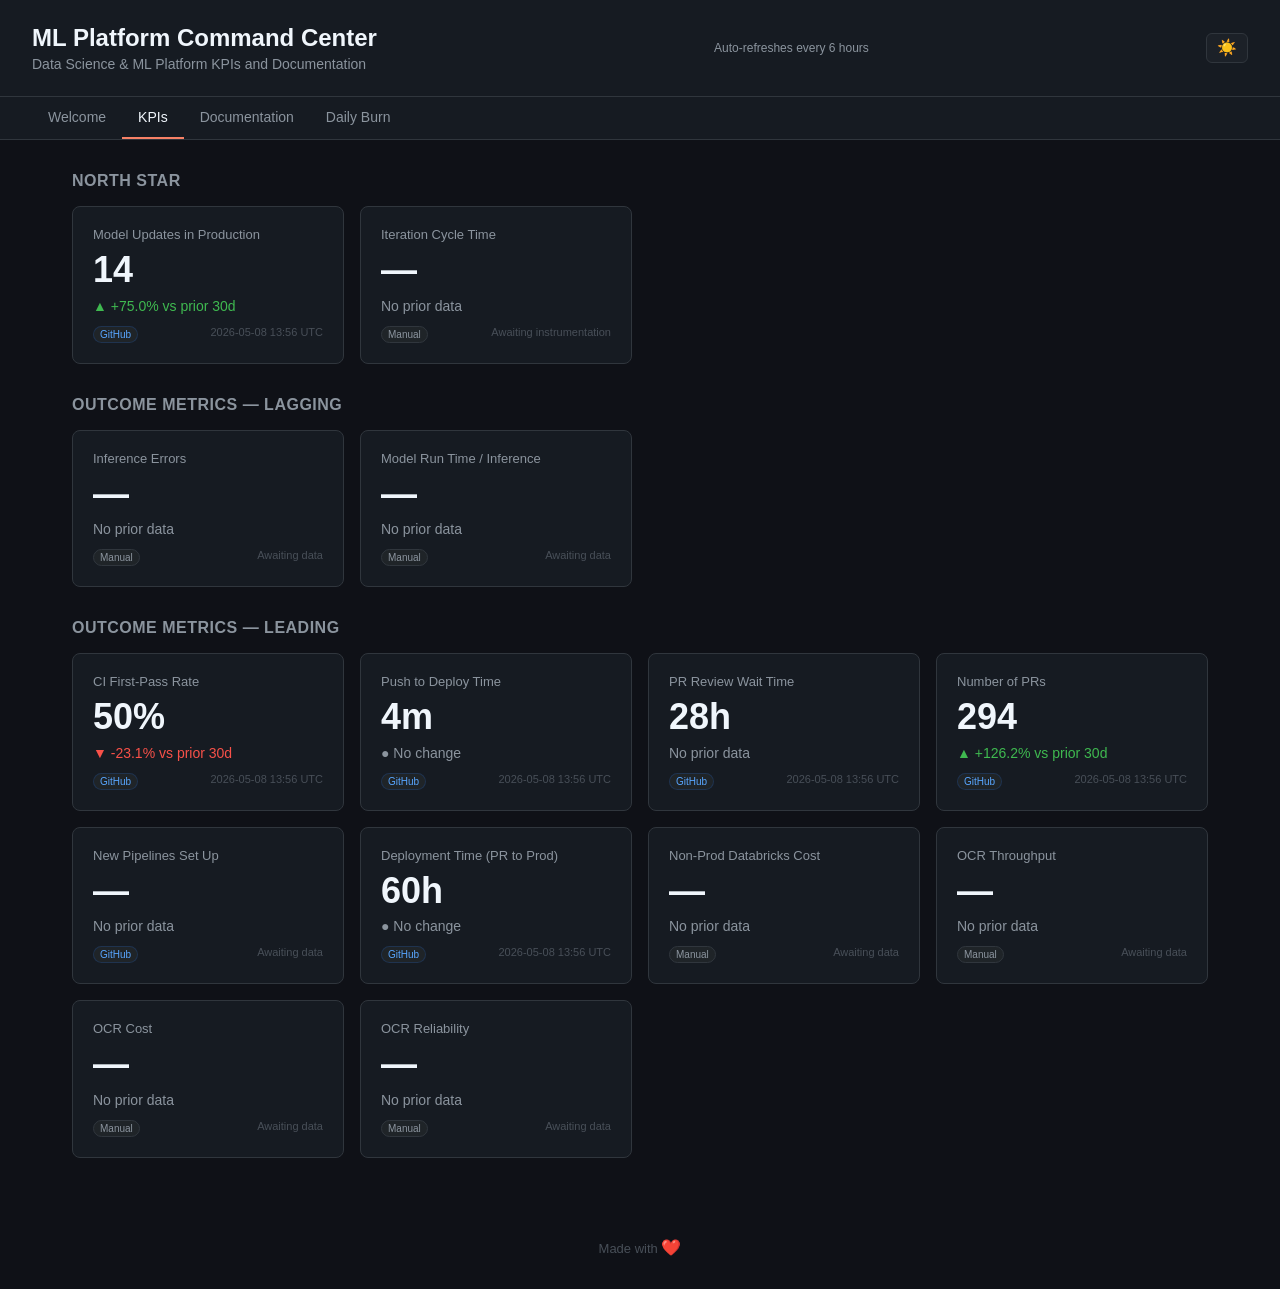
<file: index.html>
<!DOCTYPE html>
<html lang="en">
<head>
    <meta charset="UTF-8">
    <meta name="viewport" content="width=device-width, initial-scale=1.0">
    <title>ML Platform Command Center</title>
    <link rel="stylesheet" href="styles.css">
    <script src="theme.js"></script>
    <script src="footer.js"></script>
</head>
<body>
    <header>
        <div class="header-content">
            <h1>ML Platform Command Center</h1>
            <p class="subtitle">Data Science & ML Platform KPIs and Documentation</p>
        </div>
        <div class="header-actions">
            <span class="last-refresh" id="last-refresh">Auto-refreshes every 6 hours</span>
        </div>
    </header>

    <nav>
        <a href="welcome.html">Welcome</a>
        <a href="#kpis" class="active">KPIs</a>
        <a href="#docs">Documentation</a>
        <a href="daily-burn.html">Daily Burn</a>
    </nav>

    <main>
        <!-- KPI Section -->
        <section id="kpis">
            <h2 class="section-title">North Star</h2>
            <div class="kpi-grid" id="northstar-kpis"></div>

            <h2 class="section-title">Outcome Metrics — Lagging</h2>
            <div class="kpi-grid" id="lagging-kpis"></div>

            <h2 class="section-title">Outcome Metrics — Leading</h2>
            <div class="kpi-grid" id="leading-kpis"></div>
        </section>

        <!-- Documentation Section -->
        <section id="docs" style="display:none;">
            <h2 class="section-title">Documentation</h2>
            <div class="docs-grid">
                <a href="docs/ocr-decision-tree.html" class="doc-card">
                    <div class="doc-icon">&#128269;</div>
                    <h3>OCR Decision Tree</h3>
                    <p>When to use which OCR approach</p>
                </a>
                <a href="docs/bedrock-vs-databricks-pricing.html" class="doc-card">
                    <div class="doc-icon">&#128176;</div>
                    <h3>Choosing an LLM Serving Path</h3>
                    <p>Bedrock vs Databricks vs Direct APIs — timelines, governance, pricing</p>
                </a>
                <a href="docs/model-availability.html" class="doc-card">
                    <div class="doc-icon">&#129302;</div>
                    <h3>Model Availability</h3>
                    <p>Which models are available on which platforms</p>
                </a>
                <a href="docs/user-personas.html" class="doc-card">
                    <div class="doc-icon">&#128100;</div>
                    <h3>User Personas</h3>
                    <p>Data Dan, ML Maya, AI Builder</p>
                </a>
            </div>
        </section>
    </main>

    <script src="app.js"></script>
</body>
</html>
</file>
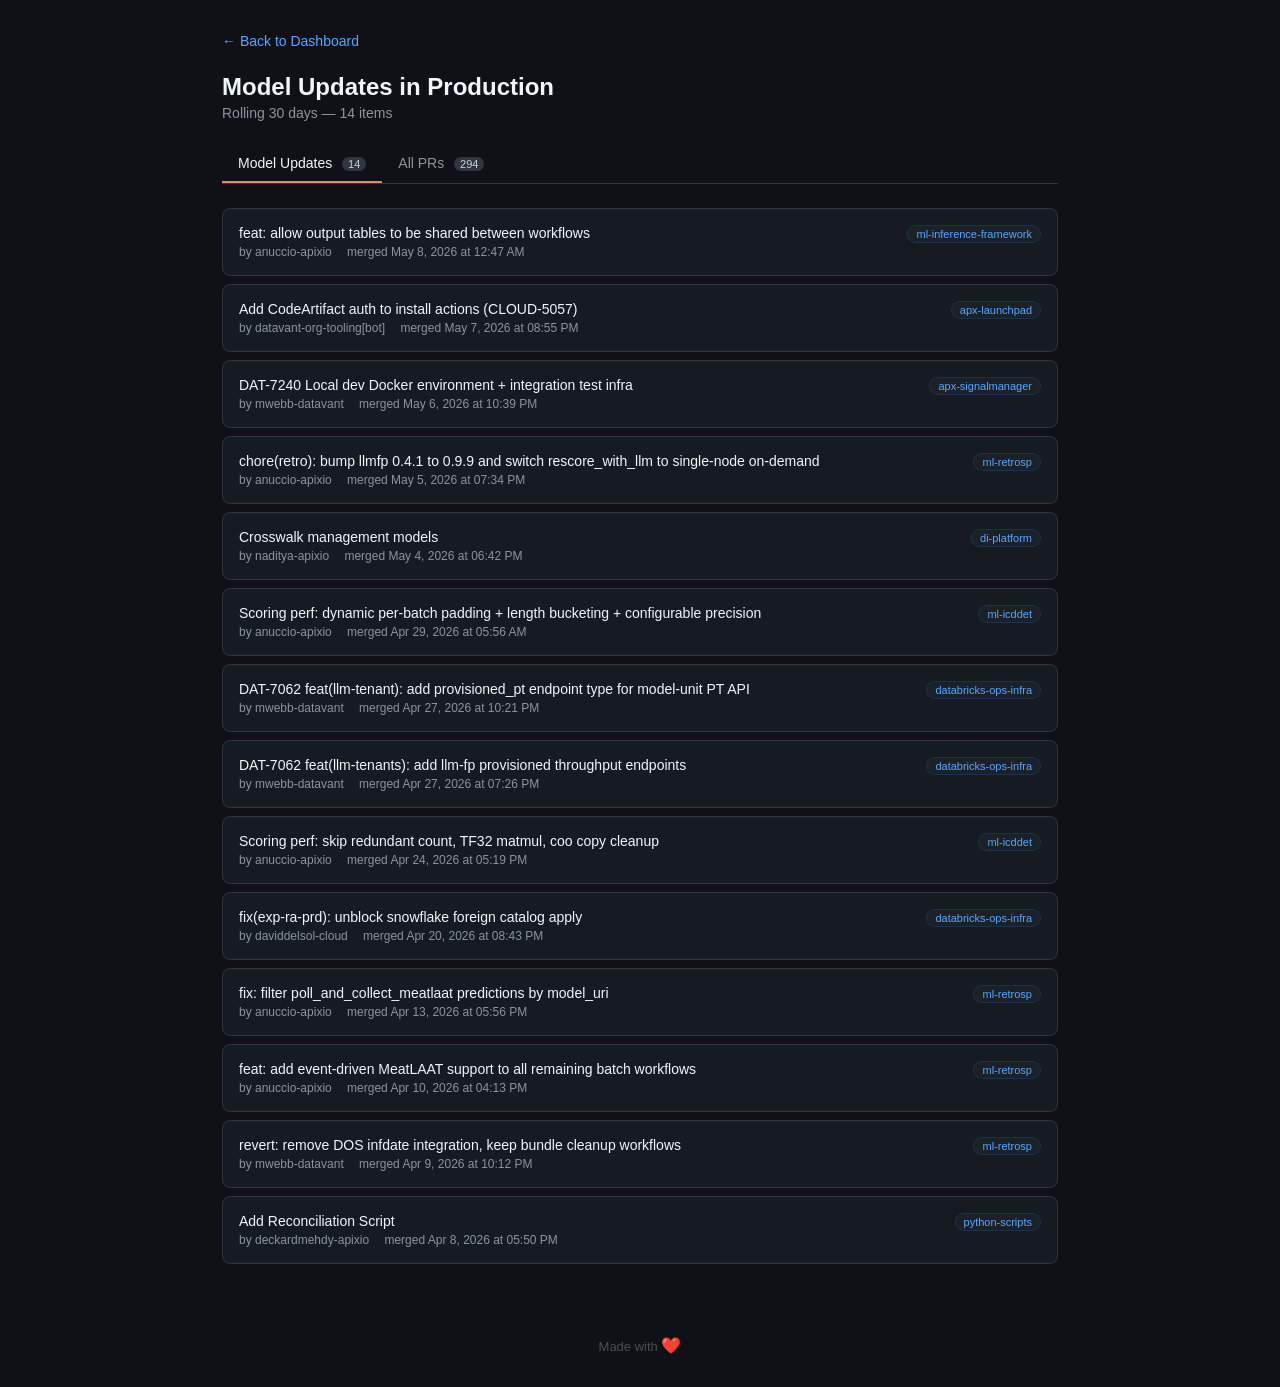
<file: details.html>
<!DOCTYPE html>
<html lang="en">
<head>
    <meta charset="UTF-8">
    <meta name="viewport" content="width=device-width, initial-scale=1.0">
    <title>KPI Details — ML Platform</title>
    <link rel="stylesheet" href="styles.css">
    <script src="theme.js"></script>
    <script src="footer.js"></script>
    <style>
        .detail-page { max-width: 900px; margin: 0 auto; padding: 32px; }
        .back-link { color: var(--accent); text-decoration: none; font-size: 14px; display: inline-block; margin-bottom: 24px; }
        .back-link:hover { text-decoration: underline; }
        .detail-page h1 { font-size: 24px; color: var(--text-primary); margin-bottom: 4px; }
        .detail-page .subtitle { color: var(--text-muted); font-size: 14px; margin-bottom: 24px; }
        .pr-list { list-style: none; padding: 0; }
        .pr-item {
            background: var(--bg-secondary); border: 1px solid var(--border); border-radius: 8px;
            padding: 16px; margin-bottom: 8px; display: flex; justify-content: space-between;
            align-items: flex-start; gap: 16px; transition: border-color 0.2s;
        }
        .pr-item:hover { border-color: var(--border-hover); }
        .pr-title { color: var(--text-primary); font-size: 14px; font-weight: 500; text-decoration: none; display: block; margin-bottom: 4px; }
        .pr-title:hover { color: var(--accent); text-decoration: underline; }
        .pr-meta { color: var(--text-muted); font-size: 12px; }
        .pr-meta span { margin-right: 12px; }
        .pr-repo { background: var(--bg-tertiary); color: var(--accent); font-size: 11px; padding: 2px 8px; border-radius: 10px; border: 1px solid var(--badge-border); white-space: nowrap; }
        .empty-state { color: var(--text-muted); text-align: center; padding: 48px; font-size: 14px; }
        .tab-bar { display: flex; gap: 0; margin-bottom: 24px; border-bottom: 1px solid var(--border); }
        .tab { color: var(--text-muted); text-decoration: none; padding: 10px 16px; font-size: 14px; font-weight: 500; border-bottom: 2px solid transparent; cursor: pointer; }
        .tab:hover { color: var(--text-primary); }
        .tab.active { color: var(--text-primary); border-bottom-color: var(--accent-orange); }
        .count-badge { background: var(--border); color: var(--text-secondary); font-size: 11px; padding: 1px 6px; border-radius: 8px; margin-left: 6px; }
    </style>
</head>
<body>
    <div class="detail-page">
        <a href="index.html" class="back-link">&larr; Back to Dashboard</a>
        <h1 id="page-title">Loading...</h1>
        <p class="subtitle" id="page-subtitle"></p>

        <div class="tab-bar">
            <div class="tab active" data-view="model" onclick="switchTab('model')">Model Updates <span class="count-badge" id="model-count"></span></div>
            <div class="tab" data-view="all" onclick="switchTab('all')">All PRs <span class="count-badge" id="all-count"></span></div>
        </div>

        <ul class="pr-list" id="pr-list"></ul>
    </div>

    <script>
        let modelPRs = [];
        let allPRs = [];
        let currentView = 'model';

        async function init() {
            try {
                const [modelRes, allRes] = await Promise.all([
                    fetch('model-prs.json'),
                    fetch('all-prs.json')
                ]);
                modelPRs = await modelRes.json();
                allPRs = await allRes.json();

                document.getElementById('model-count').textContent = modelPRs.length;
                document.getElementById('all-count').textContent = allPRs.length;

                // Check URL hash for which tab
                if (window.location.hash === '#all') {
                    switchTab('all');
                } else {
                    render(modelPRs, 'Model Updates in Production');
                }
            } catch (err) {
                document.getElementById('pr-list').innerHTML = '<li class="empty-state">No data yet. Run the KPI refresh workflow first.</li>';
            }
        }

        function switchTab(view) {
            currentView = view;
            document.querySelectorAll('.tab').forEach(t => t.classList.remove('active'));
            document.querySelector(`.tab[data-view="${view}"]`).classList.add('active');

            if (view === 'model') {
                render(modelPRs, 'Model Updates in Production');
            } else {
                render(allPRs, 'All PRs Merged');
            }
        }

        function render(prs, title) {
            document.getElementById('page-title').textContent = title;
            document.getElementById('page-subtitle').textContent = `Rolling 30 days \u2014 ${prs.length} items`;

            const list = document.getElementById('pr-list');

            if (prs.length === 0) {
                list.innerHTML = '<li class="empty-state">No items found for this period.</li>';
                return;
            }

            list.innerHTML = prs.map(pr => {
                const mergedDate = new Date(pr.merged_at).toLocaleDateString('en-US', {
                    month: 'short', day: 'numeric', year: 'numeric'
                });
                const mergedTime = new Date(pr.merged_at).toLocaleTimeString('en-US', {
                    hour: '2-digit', minute: '2-digit'
                });
                return `
                    <li class="pr-item">
                        <div>
                            <a class="pr-title" href="${pr.url}" target="_blank">${pr.title}</a>
                            <div class="pr-meta">
                                <span>by ${pr.author}</span>
                                <span>merged ${mergedDate} at ${mergedTime}</span>
                            </div>
                        </div>
                        <span class="pr-repo">${pr.repo}</span>
                    </li>
                `;
            }).join('');
        }

        init();
    </script>
</body>
</html>
</file>
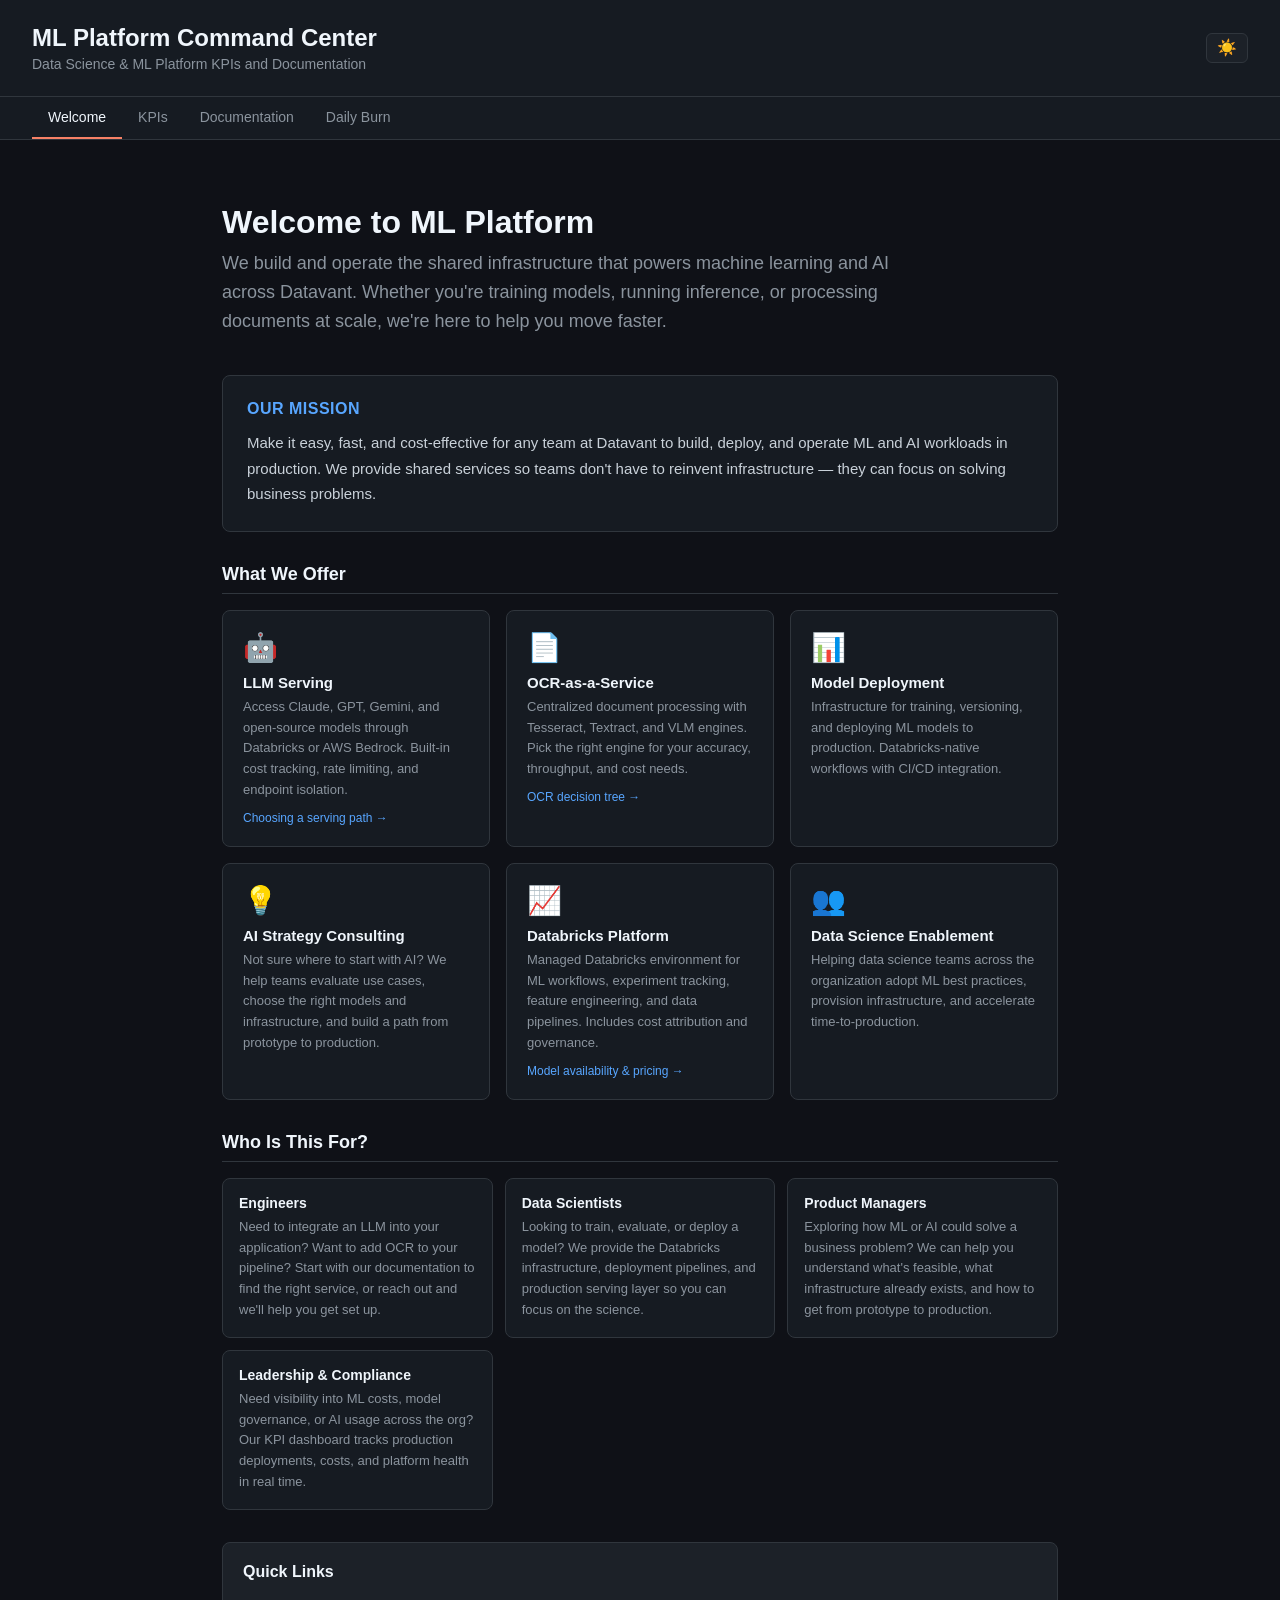
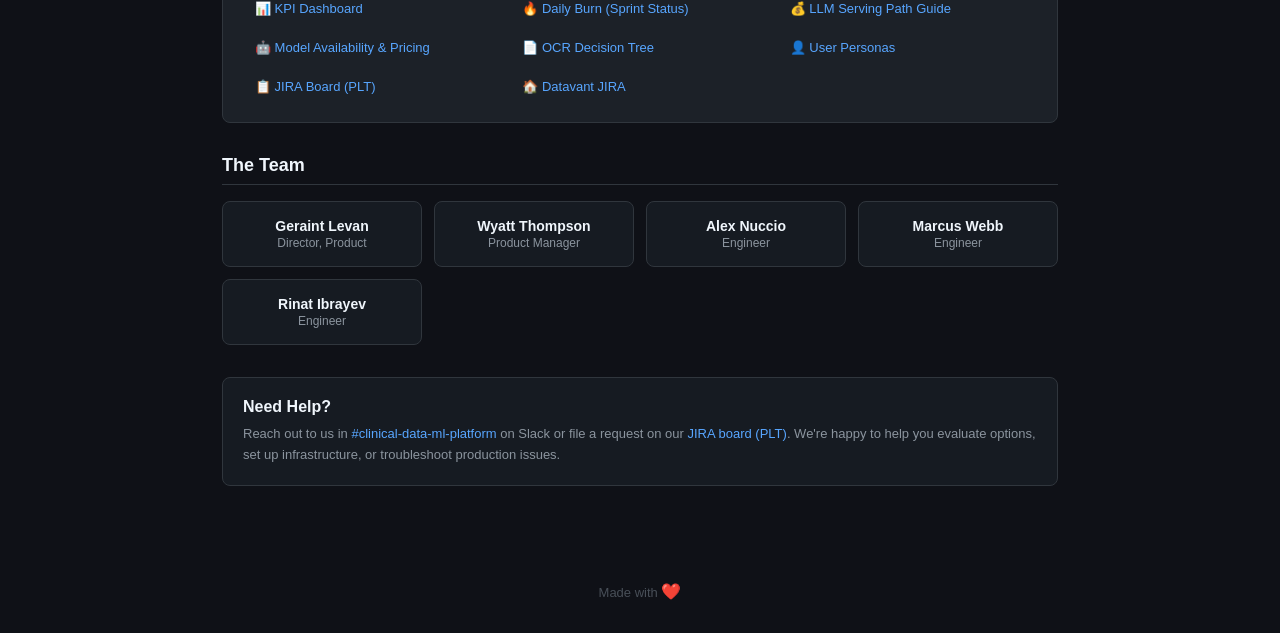
<file: welcome.html>
<!DOCTYPE html>
<html lang="en">
<head>
    <meta charset="UTF-8">
    <meta name="viewport" content="width=device-width, initial-scale=1.0">
    <title>Welcome — ML Platform</title>
    <link rel="stylesheet" href="styles.css">
    <script src="theme.js"></script>
    <script src="footer.js"></script>
    <style>
        .welcome-page { max-width: 900px; margin: 0 auto; padding: 32px; }

        /* Hero */
        .hero { margin-bottom: 40px; }
        .hero h1 { font-size: 32px; color: var(--text-primary); margin-bottom: 8px; }
        .hero .tagline { font-size: 18px; color: var(--text-muted); line-height: 1.6; max-width: 700px; }

        /* Mission */
        .mission { background: var(--bg-secondary); border: 1px solid var(--border); border-radius: 8px; padding: 24px; margin-bottom: 32px; }
        .mission h2 { font-size: 16px; color: var(--accent); text-transform: uppercase; letter-spacing: 0.5px; margin-bottom: 12px; }
        .mission p { color: var(--text-secondary); line-height: 1.7; font-size: 15px; }

        /* What We Offer */
        .services-grid { display: grid; grid-template-columns: repeat(auto-fill, minmax(260px, 1fr)); gap: 16px; margin-bottom: 32px; }
        .service-card { background: var(--bg-secondary); border: 1px solid var(--border); border-radius: 8px; padding: 20px; transition: border-color 0.2s; }
        .service-card:hover { border-color: var(--border-hover); }
        .service-icon { font-size: 28px; margin-bottom: 10px; }
        .service-card h3 { font-size: 15px; color: var(--text-primary); margin-bottom: 6px; }
        .service-card p { font-size: 13px; color: var(--text-muted); line-height: 1.6; }
        .service-card .service-link { color: var(--accent); font-size: 12px; text-decoration: none; margin-top: 10px; display: inline-block; }
        .service-card .service-link:hover { text-decoration: underline; }

        /* Audience sections */
        .audience-section { margin-bottom: 32px; }
        .audience-section h2 { font-size: 18px; color: var(--text-primary); margin-bottom: 16px; border-bottom: 1px solid var(--border); padding-bottom: 8px; }
        .audience-cards { display: grid; grid-template-columns: repeat(auto-fill, minmax(240px, 1fr)); gap: 12px; }
        .audience-card { background: var(--bg-secondary); border: 1px solid var(--border); border-radius: 8px; padding: 16px; }
        .audience-card h3 { font-size: 14px; color: var(--text-primary); margin-bottom: 6px; }
        .audience-card p { font-size: 13px; color: var(--text-muted); line-height: 1.6; }

        /* Team */
        .team-section { margin-bottom: 32px; }
        .team-section h2 { font-size: 18px; color: var(--text-primary); margin-bottom: 16px; border-bottom: 1px solid var(--border); padding-bottom: 8px; }
        .team-grid { display: grid; grid-template-columns: repeat(auto-fill, minmax(200px, 1fr)); gap: 12px; }
        .team-member { background: var(--bg-secondary); border: 1px solid var(--border); border-radius: 8px; padding: 16px; text-align: center; }
        .team-member .name { color: var(--text-primary); font-size: 14px; font-weight: 600; margin-bottom: 2px; }
        .team-member .role { color: var(--text-muted); font-size: 12px; }

        /* Quick links */
        .quick-links { background: var(--bg-tertiary); border: 1px solid var(--border); border-radius: 8px; padding: 20px; margin-bottom: 32px; }
        .quick-links h2 { font-size: 16px; color: var(--text-primary); margin-bottom: 12px; }
        .links-grid { display: grid; grid-template-columns: repeat(auto-fill, minmax(200px, 1fr)); gap: 8px; }
        .quick-link { color: var(--accent); text-decoration: none; font-size: 13px; padding: 8px 12px; border-radius: 4px; display: block; }
        .quick-link:hover { background: var(--bg-secondary); text-decoration: underline; }

        /* Contact */
        .contact { background: var(--bg-secondary); border: 1px solid var(--border); border-radius: 8px; padding: 20px; }
        .contact h2 { font-size: 16px; color: var(--text-primary); margin-bottom: 8px; }
        .contact p { color: var(--text-muted); font-size: 13px; line-height: 1.6; }
        .contact a { color: var(--accent); text-decoration: none; }
        .contact a:hover { text-decoration: underline; }
    </style>
</head>
<body>
    <header>
        <div class="header-content">
            <h1>ML Platform Command Center</h1>
            <p class="subtitle">Data Science & ML Platform KPIs and Documentation</p>
        </div>
    </header>
    <nav>
        <a href="welcome.html" class="active">Welcome</a>
        <a href="index.html#kpis">KPIs</a>
        <a href="index.html#docs">Documentation</a>
        <a href="daily-burn.html">Daily Burn</a>
    </nav>
    <main>
        <div class="welcome-page">

            <!-- Hero -->
            <div class="hero">
                <h1>Welcome to ML Platform</h1>
                <p class="tagline">We build and operate the shared infrastructure that powers machine learning and AI across Datavant. Whether you're training models, running inference, or processing documents at scale, we're here to help you move faster.</p>
            </div>

            <!-- Mission -->
            <div class="mission">
                <h2>Our Mission</h2>
                <p>Make it easy, fast, and cost-effective for any team at Datavant to build, deploy, and operate ML and AI workloads in production. We provide shared services so teams don't have to reinvent infrastructure — they can focus on solving business problems.</p>
            </div>

            <!-- What We Offer -->
            <h2 style="font-size:18px; color:#f0f6fc; margin-bottom:16px; border-bottom:1px solid #30363d; padding-bottom:8px;">What We Offer</h2>
            <div class="services-grid">
                <div class="service-card">
                    <div class="service-icon">&#129302;</div>
                    <h3>LLM Serving</h3>
                    <p>Access Claude, GPT, Gemini, and open-source models through Databricks or AWS Bedrock. Built-in cost tracking, rate limiting, and endpoint isolation.</p>
                    <a href="docs/bedrock-vs-databricks-pricing.html" class="service-link">Choosing a serving path &rarr;</a>
                </div>
                <div class="service-card">
                    <div class="service-icon">&#128196;</div>
                    <h3>OCR-as-a-Service</h3>
                    <p>Centralized document processing with Tesseract, Textract, and VLM engines. Pick the right engine for your accuracy, throughput, and cost needs.</p>
                    <a href="docs/ocr-decision-tree.html" class="service-link">OCR decision tree &rarr;</a>
                </div>
                <div class="service-card">
                    <div class="service-icon">&#128202;</div>
                    <h3>Model Deployment</h3>
                    <p>Infrastructure for training, versioning, and deploying ML models to production. Databricks-native workflows with CI/CD integration.</p>
                </div>
                <div class="service-card">
                    <div class="service-icon">&#128161;</div>
                    <h3>AI Strategy Consulting</h3>
                    <p>Not sure where to start with AI? We help teams evaluate use cases, choose the right models and infrastructure, and build a path from prototype to production.</p>
                </div>
                <div class="service-card">
                    <div class="service-icon">&#128200;</div>
                    <h3>Databricks Platform</h3>
                    <p>Managed Databricks environment for ML workflows, experiment tracking, feature engineering, and data pipelines. Includes cost attribution and governance.</p>
                    <a href="docs/model-availability.html" class="service-link">Model availability &amp; pricing &rarr;</a>
                </div>
                <div class="service-card">
                    <div class="service-icon">&#128101;</div>
                    <h3>Data Science Enablement</h3>
                    <p>Helping data science teams across the organization adopt ML best practices, provision infrastructure, and accelerate time-to-production.</p>
                </div>
            </div>

            <!-- Who Is This For -->
            <div class="audience-section">
                <h2>Who Is This For?</h2>
                <div class="audience-cards">
                    <div class="audience-card">
                        <h3>Engineers</h3>
                        <p>Need to integrate an LLM into your application? Want to add OCR to your pipeline? Start with our documentation to find the right service, or reach out and we'll help you get set up.</p>
                    </div>
                    <div class="audience-card">
                        <h3>Data Scientists</h3>
                        <p>Looking to train, evaluate, or deploy a model? We provide the Databricks infrastructure, deployment pipelines, and production serving layer so you can focus on the science.</p>
                    </div>
                    <div class="audience-card">
                        <h3>Product Managers</h3>
                        <p>Exploring how ML or AI could solve a business problem? We can help you understand what's feasible, what infrastructure already exists, and how to get from prototype to production.</p>
                    </div>
                    <div class="audience-card">
                        <h3>Leadership &amp; Compliance</h3>
                        <p>Need visibility into ML costs, model governance, or AI usage across the org? Our KPI dashboard tracks production deployments, costs, and platform health in real time.</p>
                    </div>
                </div>
            </div>

            <!-- Quick Links -->
            <div class="quick-links">
                <h2>Quick Links</h2>
                <div class="links-grid">
                    <a href="index.html#kpis" class="quick-link">&#128202; KPI Dashboard</a>
                    <a href="daily-burn.html" class="quick-link">&#128293; Daily Burn (Sprint Status)</a>
                    <a href="docs/bedrock-vs-databricks-pricing.html" class="quick-link">&#128176; LLM Serving Path Guide</a>
                    <a href="docs/model-availability.html" class="quick-link">&#129302; Model Availability &amp; Pricing</a>
                    <a href="docs/ocr-decision-tree.html" class="quick-link">&#128196; OCR Decision Tree</a>
                    <a href="docs/user-personas.html" class="quick-link">&#128100; User Personas</a>
                    <a href="https://datavant.atlassian.net/jira/software/c/projects/PLT/boards/781" class="quick-link" target="_blank">&#128203; JIRA Board (PLT)</a>
                    <a href="https://datavant.atlassian.net" class="quick-link" target="_blank">&#127968; Datavant JIRA</a>
                </div>
            </div>

            <!-- The Team -->
            <div class="team-section">
                <h2>The Team</h2>
                <div class="team-grid">
                    <div class="team-member">
                        <div class="name">Geraint Levan</div>
                        <div class="role">Director, Product</div>
                    </div>
                    <div class="team-member">
                        <div class="name">Wyatt Thompson</div>
                        <div class="role">Product Manager</div>
                    </div>
                    <div class="team-member">
                        <div class="name">Alex Nuccio</div>
                        <div class="role">Engineer</div>
                    </div>
                    <div class="team-member">
                        <div class="name">Marcus Webb</div>
                        <div class="role">Engineer</div>
                    </div>
                    <div class="team-member">
                        <div class="name">Rinat Ibrayev</div>
                        <div class="role">Engineer</div>
                    </div>
                </div>
            </div>

            <!-- Contact -->
            <div class="contact">
                <h2>Need Help?</h2>
                <p>Reach out to us in <a href="slack://channel?team=&id=C018JPN58R3">#clinical-data-ml-platform</a> on Slack or file a request on our <a href="https://datavant.atlassian.net/jira/software/c/projects/PLT/boards/781" target="_blank">JIRA board (PLT)</a>. We're happy to help you evaluate options, set up infrastructure, or troubleshoot production issues.</p>
            </div>

        </div>
    </main>
</body>
</html>
</file>
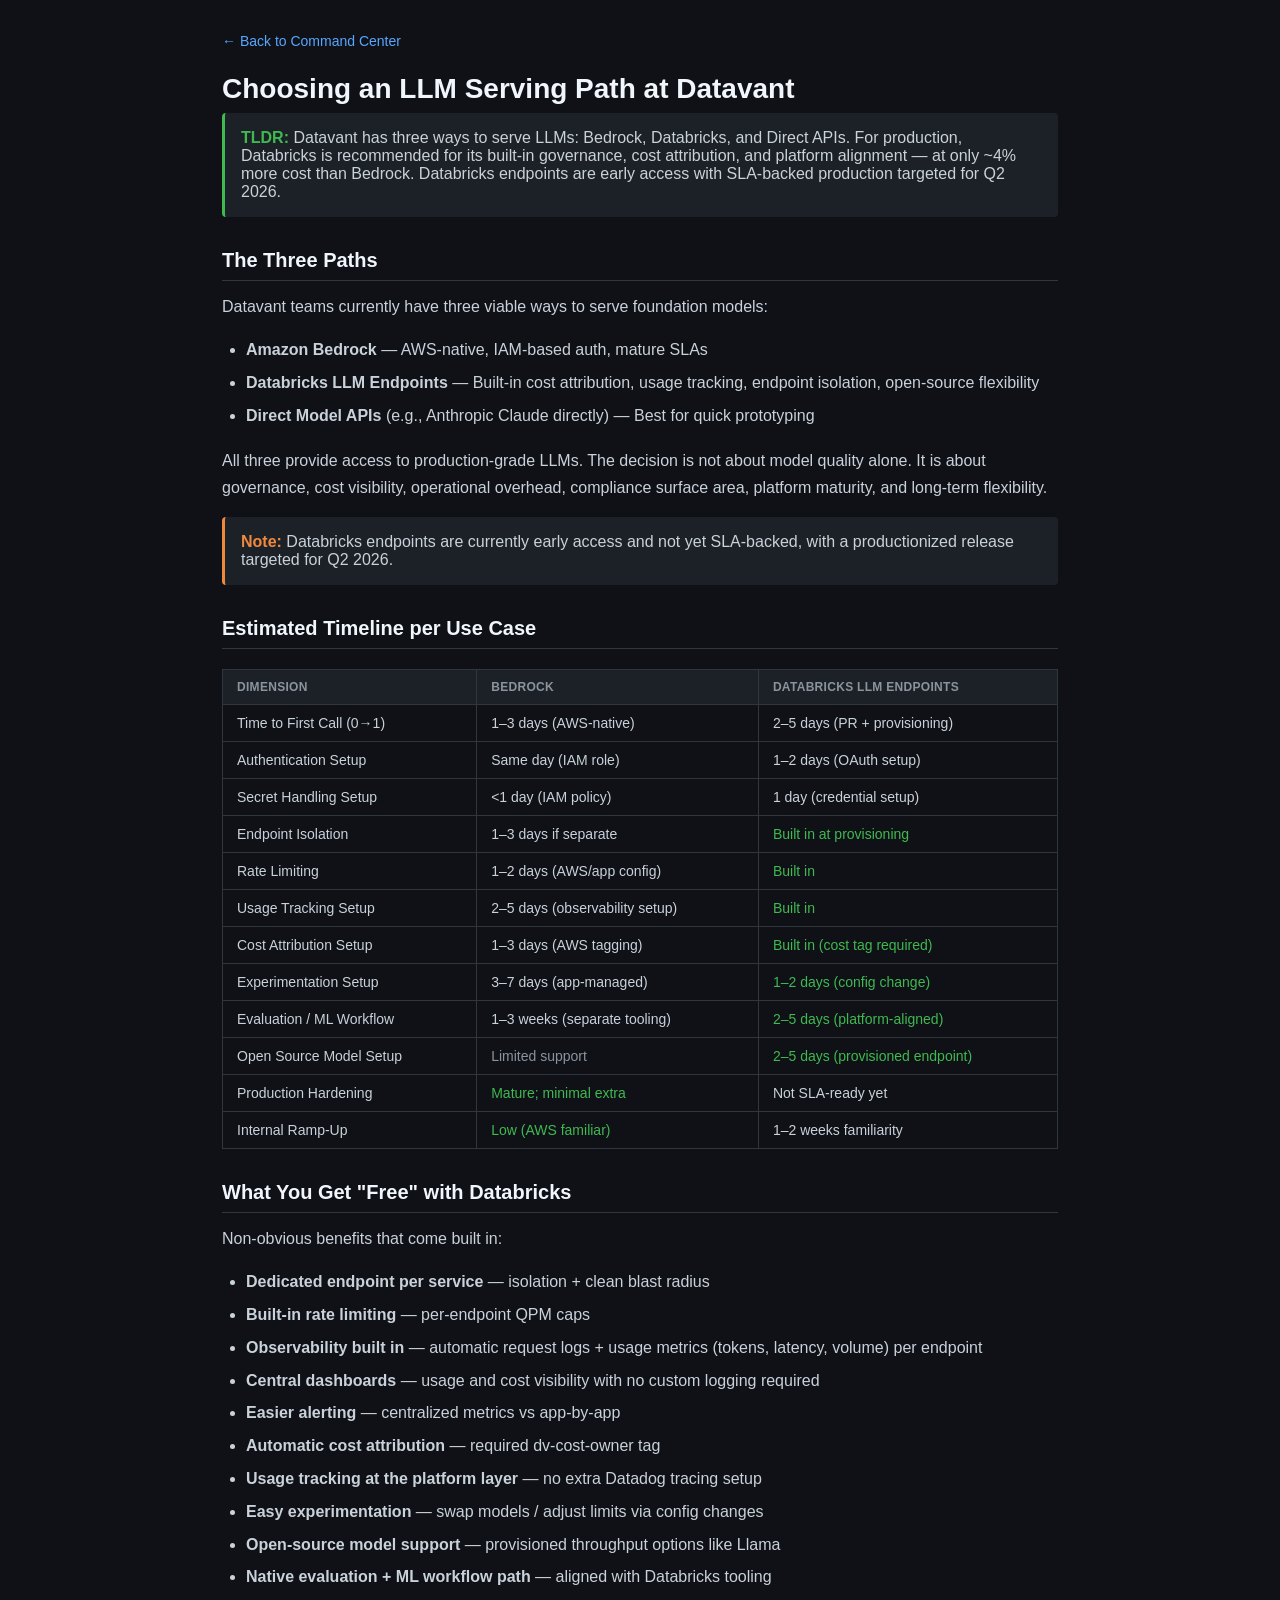
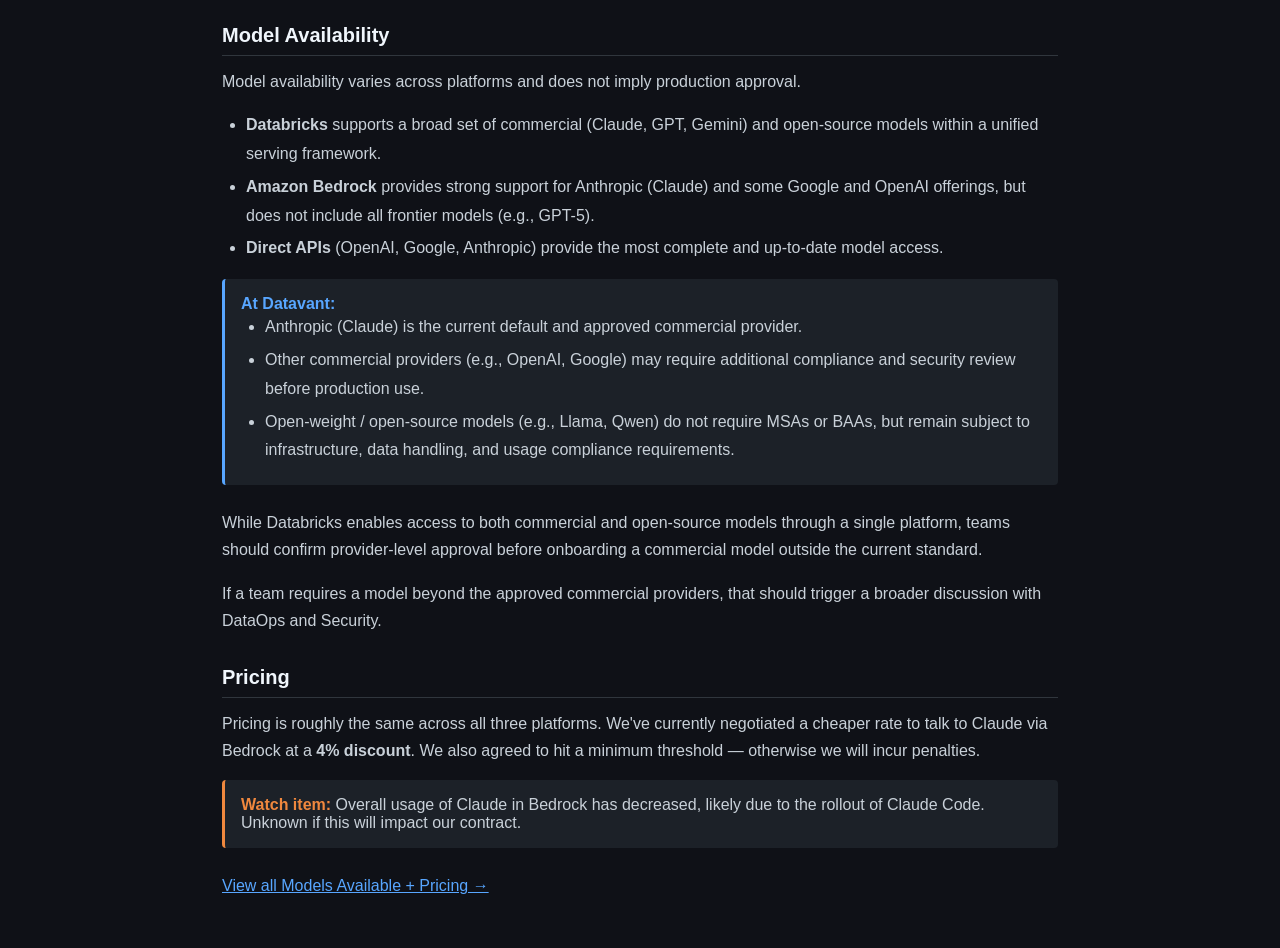
<file: docs/bedrock-vs-databricks-pricing.html>
<!DOCTYPE html>
<html lang="en">
<head>
    <meta charset="UTF-8">
    <meta name="viewport" content="width=device-width, initial-scale=1.0">
    <title>Choosing an LLM Serving Path at Datavant — ML Platform</title>
    <link rel="stylesheet" href="../styles.css">
    <style>
        .doc-page { max-width: 900px; margin: 0 auto; padding: 32px; }
        .doc-page h1 { font-size: 28px; margin-bottom: 8px; color: #f0f6fc; }
        .doc-page h2 { font-size: 20px; color: #f0f6fc; margin-top: 32px; margin-bottom: 12px; border-bottom: 1px solid #30363d; padding-bottom: 8px; }
        .doc-page h3 { font-size: 16px; color: #c9d1d9; margin-top: 24px; margin-bottom: 8px; }
        .doc-page p { color: #c9d1d9; line-height: 1.7; margin-bottom: 16px; }
        .doc-page ul { color: #c9d1d9; padding-left: 24px; line-height: 1.8; margin-bottom: 16px; }
        .doc-page li { margin-bottom: 4px; }
        .doc-page .tldr { background: #1c2128; border-left: 3px solid #3fb950; padding: 16px; border-radius: 4px; margin-bottom: 24px; }
        .doc-page .tldr strong { color: #3fb950; }
        .doc-page .callout { background: #1c2128; border-left: 3px solid #f0883e; padding: 16px; border-radius: 4px; margin-bottom: 24px; }
        .doc-page .callout strong { color: #f0883e; }
        .doc-page .callout-blue { background: #1c2128; border-left: 3px solid #58a6ff; padding: 16px; border-radius: 4px; margin-bottom: 24px; }
        .doc-page .callout-blue strong { color: #58a6ff; }
        .back-link { color: #58a6ff; text-decoration: none; font-size: 14px; display: inline-block; margin-bottom: 24px; }
        .back-link:hover { text-decoration: underline; }
        table { width: 100%; border-collapse: collapse; margin: 20px 0; font-size: 14px; }
        th { background: #1c2128; color: #8b949e; text-align: left; padding: 10px 14px; border: 1px solid #30363d; font-size: 12px; text-transform: uppercase; letter-spacing: 0.3px; }
        td { color: #c9d1d9; padding: 10px 14px; border: 1px solid #30363d; }
        tr:hover td { background: #161b2288; }
        .winner { color: #3fb950; font-weight: 500; }
        .neutral { color: #8b949e; }
        .section-label { font-size: 11px; color: #8b949e; text-transform: uppercase; letter-spacing: 0.5px; margin-bottom: 4px; }
    </style>
</head>
<body>
    <div class="doc-page">
        <a href="../index.html" class="back-link">&larr; Back to Command Center</a>
        <h1>Choosing an LLM Serving Path at Datavant</h1>

        <div class="tldr">
            <strong>TLDR:</strong> Datavant has three ways to serve LLMs: Bedrock, Databricks, and Direct APIs. For production, Databricks is recommended for its built-in governance, cost attribution, and platform alignment &mdash; at only ~4% more cost than Bedrock. Databricks endpoints are early access with SLA-backed production targeted for Q2 2026.
        </div>

        <h2>The Three Paths</h2>
        <p>Datavant teams currently have three viable ways to serve foundation models:</p>
        <ul>
            <li><strong>Amazon Bedrock</strong> &mdash; AWS-native, IAM-based auth, mature SLAs</li>
            <li><strong>Databricks LLM Endpoints</strong> &mdash; Built-in cost attribution, usage tracking, endpoint isolation, open-source flexibility</li>
            <li><strong>Direct Model APIs</strong> (e.g., Anthropic Claude directly) &mdash; Best for quick prototyping</li>
        </ul>
        <p>All three provide access to production-grade LLMs. The decision is not about model quality alone. It is about governance, cost visibility, operational overhead, compliance surface area, platform maturity, and long-term flexibility.</p>

        <div class="callout">
            <strong>Note:</strong> Databricks endpoints are currently early access and not yet SLA-backed, with a productionized release targeted for Q2 2026.
        </div>

        <h2>Estimated Timeline per Use Case</h2>
        <table>
            <thead>
                <tr>
                    <th>Dimension</th>
                    <th>Bedrock</th>
                    <th>Databricks LLM Endpoints</th>
                </tr>
            </thead>
            <tbody>
                <tr>
                    <td>Time to First Call (0&rarr;1)</td>
                    <td>1&ndash;3 days (AWS-native)</td>
                    <td>2&ndash;5 days (PR + provisioning)</td>
                </tr>
                <tr>
                    <td>Authentication Setup</td>
                    <td>Same day (IAM role)</td>
                    <td>1&ndash;2 days (OAuth setup)</td>
                </tr>
                <tr>
                    <td>Secret Handling Setup</td>
                    <td>&lt;1 day (IAM policy)</td>
                    <td>1 day (credential setup)</td>
                </tr>
                <tr>
                    <td>Endpoint Isolation</td>
                    <td>1&ndash;3 days if separate</td>
                    <td class="winner">Built in at provisioning</td>
                </tr>
                <tr>
                    <td>Rate Limiting</td>
                    <td>1&ndash;2 days (AWS/app config)</td>
                    <td class="winner">Built in</td>
                </tr>
                <tr>
                    <td>Usage Tracking Setup</td>
                    <td>2&ndash;5 days (observability setup)</td>
                    <td class="winner">Built in</td>
                </tr>
                <tr>
                    <td>Cost Attribution Setup</td>
                    <td>1&ndash;3 days (AWS tagging)</td>
                    <td class="winner">Built in (cost tag required)</td>
                </tr>
                <tr>
                    <td>Experimentation Setup</td>
                    <td>3&ndash;7 days (app-managed)</td>
                    <td class="winner">1&ndash;2 days (config change)</td>
                </tr>
                <tr>
                    <td>Evaluation / ML Workflow</td>
                    <td>1&ndash;3 weeks (separate tooling)</td>
                    <td class="winner">2&ndash;5 days (platform-aligned)</td>
                </tr>
                <tr>
                    <td>Open Source Model Setup</td>
                    <td class="neutral">Limited support</td>
                    <td class="winner">2&ndash;5 days (provisioned endpoint)</td>
                </tr>
                <tr>
                    <td>Production Hardening</td>
                    <td class="winner">Mature; minimal extra</td>
                    <td>Not SLA-ready yet</td>
                </tr>
                <tr>
                    <td>Internal Ramp-Up</td>
                    <td class="winner">Low (AWS familiar)</td>
                    <td>1&ndash;2 weeks familiarity</td>
                </tr>
            </tbody>
        </table>

        <h2>What You Get "Free" with Databricks</h2>
        <p>Non-obvious benefits that come built in:</p>
        <ul>
            <li><strong>Dedicated endpoint per service</strong> &mdash; isolation + clean blast radius</li>
            <li><strong>Built-in rate limiting</strong> &mdash; per-endpoint QPM caps</li>
            <li><strong>Observability built in</strong> &mdash; automatic request logs + usage metrics (tokens, latency, volume) per endpoint</li>
            <li><strong>Central dashboards</strong> &mdash; usage and cost visibility with no custom logging required</li>
            <li><strong>Easier alerting</strong> &mdash; centralized metrics vs app-by-app</li>
            <li><strong>Automatic cost attribution</strong> &mdash; required dv-cost-owner tag</li>
            <li><strong>Usage tracking at the platform layer</strong> &mdash; no extra Datadog tracing setup</li>
            <li><strong>Easy experimentation</strong> &mdash; swap models / adjust limits via config changes</li>
            <li><strong>Open-source model support</strong> &mdash; provisioned throughput options like Llama</li>
            <li><strong>Native evaluation + ML workflow path</strong> &mdash; aligned with Databricks tooling</li>
        </ul>

        <h2>Model Availability</h2>
        <p>Model availability varies across platforms and does not imply production approval.</p>
        <ul>
            <li><strong>Databricks</strong> supports a broad set of commercial (Claude, GPT, Gemini) and open-source models within a unified serving framework.</li>
            <li><strong>Amazon Bedrock</strong> provides strong support for Anthropic (Claude) and some Google and OpenAI offerings, but does not include all frontier models (e.g., GPT-5).</li>
            <li><strong>Direct APIs</strong> (OpenAI, Google, Anthropic) provide the most complete and up-to-date model access.</li>
        </ul>

        <div class="callout-blue">
            <strong>At Datavant:</strong>
            <ul style="margin-bottom:0">
                <li>Anthropic (Claude) is the current default and approved commercial provider.</li>
                <li>Other commercial providers (e.g., OpenAI, Google) may require additional compliance and security review before production use.</li>
                <li>Open-weight / open-source models (e.g., Llama, Qwen) do not require MSAs or BAAs, but remain subject to infrastructure, data handling, and usage compliance requirements.</li>
            </ul>
        </div>
        <p>While Databricks enables access to both commercial and open-source models through a single platform, teams should confirm provider-level approval before onboarding a commercial model outside the current standard.</p>
        <p>If a team requires a model beyond the approved commercial providers, that should trigger a broader discussion with DataOps and Security.</p>

        <h2>Pricing</h2>
        <p>Pricing is roughly the same across all three platforms. We've currently negotiated a cheaper rate to talk to Claude via Bedrock at a <strong>4% discount</strong>. We also agreed to hit a minimum threshold &mdash; otherwise we will incur penalties.</p>

        <div class="callout">
            <strong>Watch item:</strong> Overall usage of Claude in Bedrock has decreased, likely due to the rollout of Claude Code. Unknown if this will impact our contract.
        </div>

        <p><a href="model-availability.html" style="color: #58a6ff;">View all Models Available + Pricing &rarr;</a></p>
    </div>
</body>
</html>
</file>
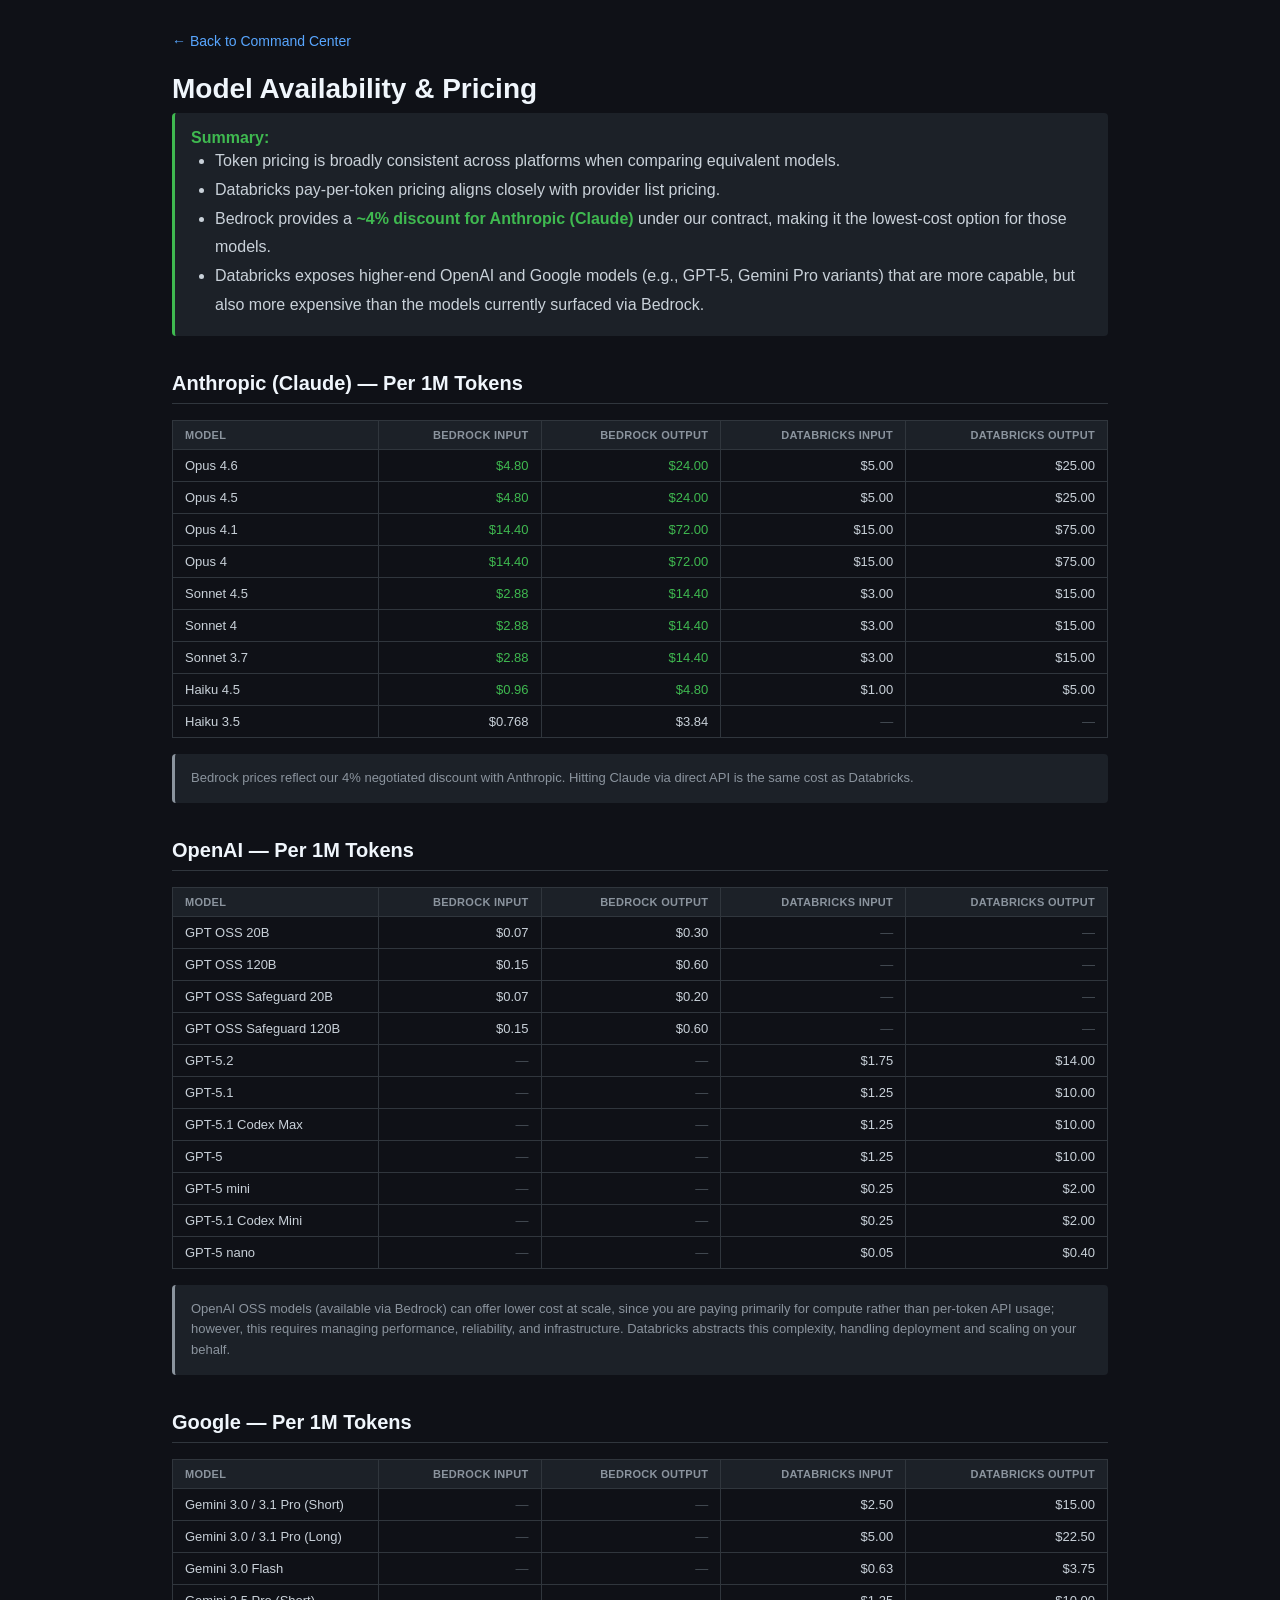
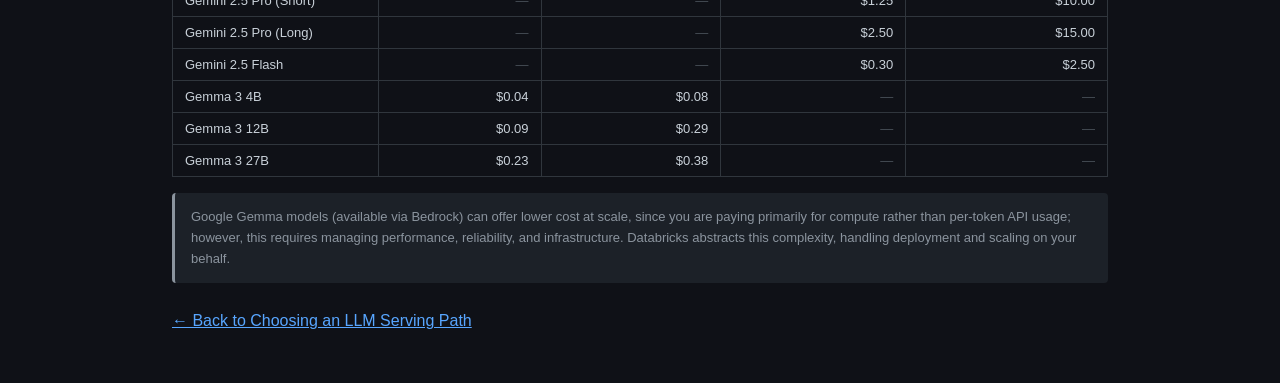
<file: docs/model-availability.html>
<!DOCTYPE html>
<html lang="en">
<head>
    <meta charset="UTF-8">
    <meta name="viewport" content="width=device-width, initial-scale=1.0">
    <title>Model Availability &amp; Pricing — ML Platform</title>
    <link rel="stylesheet" href="../styles.css">
    <style>
        .doc-page { max-width: 1000px; margin: 0 auto; padding: 32px; }
        .doc-page h1 { font-size: 28px; margin-bottom: 8px; color: #f0f6fc; }
        .doc-page h2 { font-size: 20px; color: #f0f6fc; margin-top: 36px; margin-bottom: 12px; border-bottom: 1px solid #30363d; padding-bottom: 8px; }
        .doc-page p { color: #c9d1d9; line-height: 1.7; margin-bottom: 16px; }
        .doc-page ul { color: #c9d1d9; padding-left: 24px; line-height: 1.8; margin-bottom: 16px; }
        .doc-page .tldr { background: #1c2128; border-left: 3px solid #3fb950; padding: 16px; border-radius: 4px; margin-bottom: 24px; }
        .doc-page .tldr strong { color: #3fb950; }
        .doc-page .note { background: #1c2128; border-left: 3px solid #8b949e; padding: 14px 16px; border-radius: 4px; margin: 16px 0 24px 0; font-size: 13px; color: #8b949e; line-height: 1.6; }
        .back-link { color: #58a6ff; text-decoration: none; font-size: 14px; display: inline-block; margin-bottom: 24px; }
        .back-link:hover { text-decoration: underline; }
        table { width: 100%; border-collapse: collapse; margin: 16px 0; font-size: 13px; }
        th { background: #1c2128; color: #8b949e; text-align: right; padding: 8px 12px; border: 1px solid #30363d; font-size: 11px; text-transform: uppercase; letter-spacing: 0.3px; }
        th:first-child { text-align: left; }
        td { color: #c9d1d9; padding: 8px 12px; border: 1px solid #30363d; text-align: right; font-variant-numeric: tabular-nums; }
        td:first-child { text-align: left; font-weight: 500; }
        tr:hover td { background: #161b2288; }
        .na { color: #484f58; }
        .cheaper { color: #3fb950; }
        .provider-header { background: #0d1117; }
        .provider-header td { color: #58a6ff; font-weight: 600; font-size: 14px; text-align: left; padding: 12px; border-bottom: 2px solid #58a6ff; }
    </style>
</head>
<body>
    <div class="doc-page">
        <a href="../index.html" class="back-link">&larr; Back to Command Center</a>
        <h1>Model Availability &amp; Pricing</h1>

        <div class="tldr">
            <strong>Summary:</strong>
            <ul style="margin-bottom:0">
                <li>Token pricing is broadly consistent across platforms when comparing equivalent models.</li>
                <li>Databricks pay-per-token pricing aligns closely with provider list pricing.</li>
                <li>Bedrock provides a <strong>~4% discount for Anthropic (Claude)</strong> under our contract, making it the lowest-cost option for those models.</li>
                <li>Databricks exposes higher-end OpenAI and Google models (e.g., GPT-5, Gemini Pro variants) that are more capable, but also more expensive than the models currently surfaced via Bedrock.</li>
            </ul>
        </div>

        <h2>Anthropic (Claude) &mdash; Per 1M Tokens</h2>
        <table>
            <thead>
                <tr>
                    <th style="width:22%">Model</th>
                    <th>Bedrock Input</th>
                    <th>Bedrock Output</th>
                    <th>Databricks Input</th>
                    <th>Databricks Output</th>
                </tr>
            </thead>
            <tbody>
                <tr>
                    <td>Opus 4.6</td>
                    <td class="cheaper">$4.80</td>
                    <td class="cheaper">$24.00</td>
                    <td>$5.00</td>
                    <td>$25.00</td>
                </tr>
                <tr>
                    <td>Opus 4.5</td>
                    <td class="cheaper">$4.80</td>
                    <td class="cheaper">$24.00</td>
                    <td>$5.00</td>
                    <td>$25.00</td>
                </tr>
                <tr>
                    <td>Opus 4.1</td>
                    <td class="cheaper">$14.40</td>
                    <td class="cheaper">$72.00</td>
                    <td>$15.00</td>
                    <td>$75.00</td>
                </tr>
                <tr>
                    <td>Opus 4</td>
                    <td class="cheaper">$14.40</td>
                    <td class="cheaper">$72.00</td>
                    <td>$15.00</td>
                    <td>$75.00</td>
                </tr>
                <tr>
                    <td>Sonnet 4.5</td>
                    <td class="cheaper">$2.88</td>
                    <td class="cheaper">$14.40</td>
                    <td>$3.00</td>
                    <td>$15.00</td>
                </tr>
                <tr>
                    <td>Sonnet 4</td>
                    <td class="cheaper">$2.88</td>
                    <td class="cheaper">$14.40</td>
                    <td>$3.00</td>
                    <td>$15.00</td>
                </tr>
                <tr>
                    <td>Sonnet 3.7</td>
                    <td class="cheaper">$2.88</td>
                    <td class="cheaper">$14.40</td>
                    <td>$3.00</td>
                    <td>$15.00</td>
                </tr>
                <tr>
                    <td>Haiku 4.5</td>
                    <td class="cheaper">$0.96</td>
                    <td class="cheaper">$4.80</td>
                    <td>$1.00</td>
                    <td>$5.00</td>
                </tr>
                <tr>
                    <td>Haiku 3.5</td>
                    <td>$0.768</td>
                    <td>$3.84</td>
                    <td class="na">&mdash;</td>
                    <td class="na">&mdash;</td>
                </tr>
            </tbody>
        </table>
        <div class="note">
            Bedrock prices reflect our 4% negotiated discount with Anthropic. Hitting Claude via direct API is the same cost as Databricks.
        </div>

        <h2>OpenAI &mdash; Per 1M Tokens</h2>
        <table>
            <thead>
                <tr>
                    <th style="width:22%">Model</th>
                    <th>Bedrock Input</th>
                    <th>Bedrock Output</th>
                    <th>Databricks Input</th>
                    <th>Databricks Output</th>
                </tr>
            </thead>
            <tbody>
                <tr>
                    <td>GPT OSS 20B</td>
                    <td>$0.07</td>
                    <td>$0.30</td>
                    <td class="na">&mdash;</td>
                    <td class="na">&mdash;</td>
                </tr>
                <tr>
                    <td>GPT OSS 120B</td>
                    <td>$0.15</td>
                    <td>$0.60</td>
                    <td class="na">&mdash;</td>
                    <td class="na">&mdash;</td>
                </tr>
                <tr>
                    <td>GPT OSS Safeguard 20B</td>
                    <td>$0.07</td>
                    <td>$0.20</td>
                    <td class="na">&mdash;</td>
                    <td class="na">&mdash;</td>
                </tr>
                <tr>
                    <td>GPT OSS Safeguard 120B</td>
                    <td>$0.15</td>
                    <td>$0.60</td>
                    <td class="na">&mdash;</td>
                    <td class="na">&mdash;</td>
                </tr>
                <tr>
                    <td>GPT-5.2</td>
                    <td class="na">&mdash;</td>
                    <td class="na">&mdash;</td>
                    <td>$1.75</td>
                    <td>$14.00</td>
                </tr>
                <tr>
                    <td>GPT-5.1</td>
                    <td class="na">&mdash;</td>
                    <td class="na">&mdash;</td>
                    <td>$1.25</td>
                    <td>$10.00</td>
                </tr>
                <tr>
                    <td>GPT-5.1 Codex Max</td>
                    <td class="na">&mdash;</td>
                    <td class="na">&mdash;</td>
                    <td>$1.25</td>
                    <td>$10.00</td>
                </tr>
                <tr>
                    <td>GPT-5</td>
                    <td class="na">&mdash;</td>
                    <td class="na">&mdash;</td>
                    <td>$1.25</td>
                    <td>$10.00</td>
                </tr>
                <tr>
                    <td>GPT-5 mini</td>
                    <td class="na">&mdash;</td>
                    <td class="na">&mdash;</td>
                    <td>$0.25</td>
                    <td>$2.00</td>
                </tr>
                <tr>
                    <td>GPT-5.1 Codex Mini</td>
                    <td class="na">&mdash;</td>
                    <td class="na">&mdash;</td>
                    <td>$0.25</td>
                    <td>$2.00</td>
                </tr>
                <tr>
                    <td>GPT-5 nano</td>
                    <td class="na">&mdash;</td>
                    <td class="na">&mdash;</td>
                    <td>$0.05</td>
                    <td>$0.40</td>
                </tr>
            </tbody>
        </table>
        <div class="note">
            OpenAI OSS models (available via Bedrock) can offer lower cost at scale, since you are paying primarily for compute rather than per-token API usage; however, this requires managing performance, reliability, and infrastructure. Databricks abstracts this complexity, handling deployment and scaling on your behalf.
        </div>

        <h2>Google &mdash; Per 1M Tokens</h2>
        <table>
            <thead>
                <tr>
                    <th style="width:22%">Model</th>
                    <th>Bedrock Input</th>
                    <th>Bedrock Output</th>
                    <th>Databricks Input</th>
                    <th>Databricks Output</th>
                </tr>
            </thead>
            <tbody>
                <tr>
                    <td>Gemini 3.0 / 3.1 Pro (Short)</td>
                    <td class="na">&mdash;</td>
                    <td class="na">&mdash;</td>
                    <td>$2.50</td>
                    <td>$15.00</td>
                </tr>
                <tr>
                    <td>Gemini 3.0 / 3.1 Pro (Long)</td>
                    <td class="na">&mdash;</td>
                    <td class="na">&mdash;</td>
                    <td>$5.00</td>
                    <td>$22.50</td>
                </tr>
                <tr>
                    <td>Gemini 3.0 Flash</td>
                    <td class="na">&mdash;</td>
                    <td class="na">&mdash;</td>
                    <td>$0.63</td>
                    <td>$3.75</td>
                </tr>
                <tr>
                    <td>Gemini 2.5 Pro (Short)</td>
                    <td class="na">&mdash;</td>
                    <td class="na">&mdash;</td>
                    <td>$1.25</td>
                    <td>$10.00</td>
                </tr>
                <tr>
                    <td>Gemini 2.5 Pro (Long)</td>
                    <td class="na">&mdash;</td>
                    <td class="na">&mdash;</td>
                    <td>$2.50</td>
                    <td>$15.00</td>
                </tr>
                <tr>
                    <td>Gemini 2.5 Flash</td>
                    <td class="na">&mdash;</td>
                    <td class="na">&mdash;</td>
                    <td>$0.30</td>
                    <td>$2.50</td>
                </tr>
                <tr>
                    <td>Gemma 3 4B</td>
                    <td>$0.04</td>
                    <td>$0.08</td>
                    <td class="na">&mdash;</td>
                    <td class="na">&mdash;</td>
                </tr>
                <tr>
                    <td>Gemma 3 12B</td>
                    <td>$0.09</td>
                    <td>$0.29</td>
                    <td class="na">&mdash;</td>
                    <td class="na">&mdash;</td>
                </tr>
                <tr>
                    <td>Gemma 3 27B</td>
                    <td>$0.23</td>
                    <td>$0.38</td>
                    <td class="na">&mdash;</td>
                    <td class="na">&mdash;</td>
                </tr>
            </tbody>
        </table>
        <div class="note">
            Google Gemma models (available via Bedrock) can offer lower cost at scale, since you are paying primarily for compute rather than per-token API usage; however, this requires managing performance, reliability, and infrastructure. Databricks abstracts this complexity, handling deployment and scaling on your behalf.
        </div>

        <p><a href="bedrock-vs-databricks-pricing.html" style="color: #58a6ff;">&larr; Back to Choosing an LLM Serving Path</a></p>
    </div>
</body>
</html>
</file>
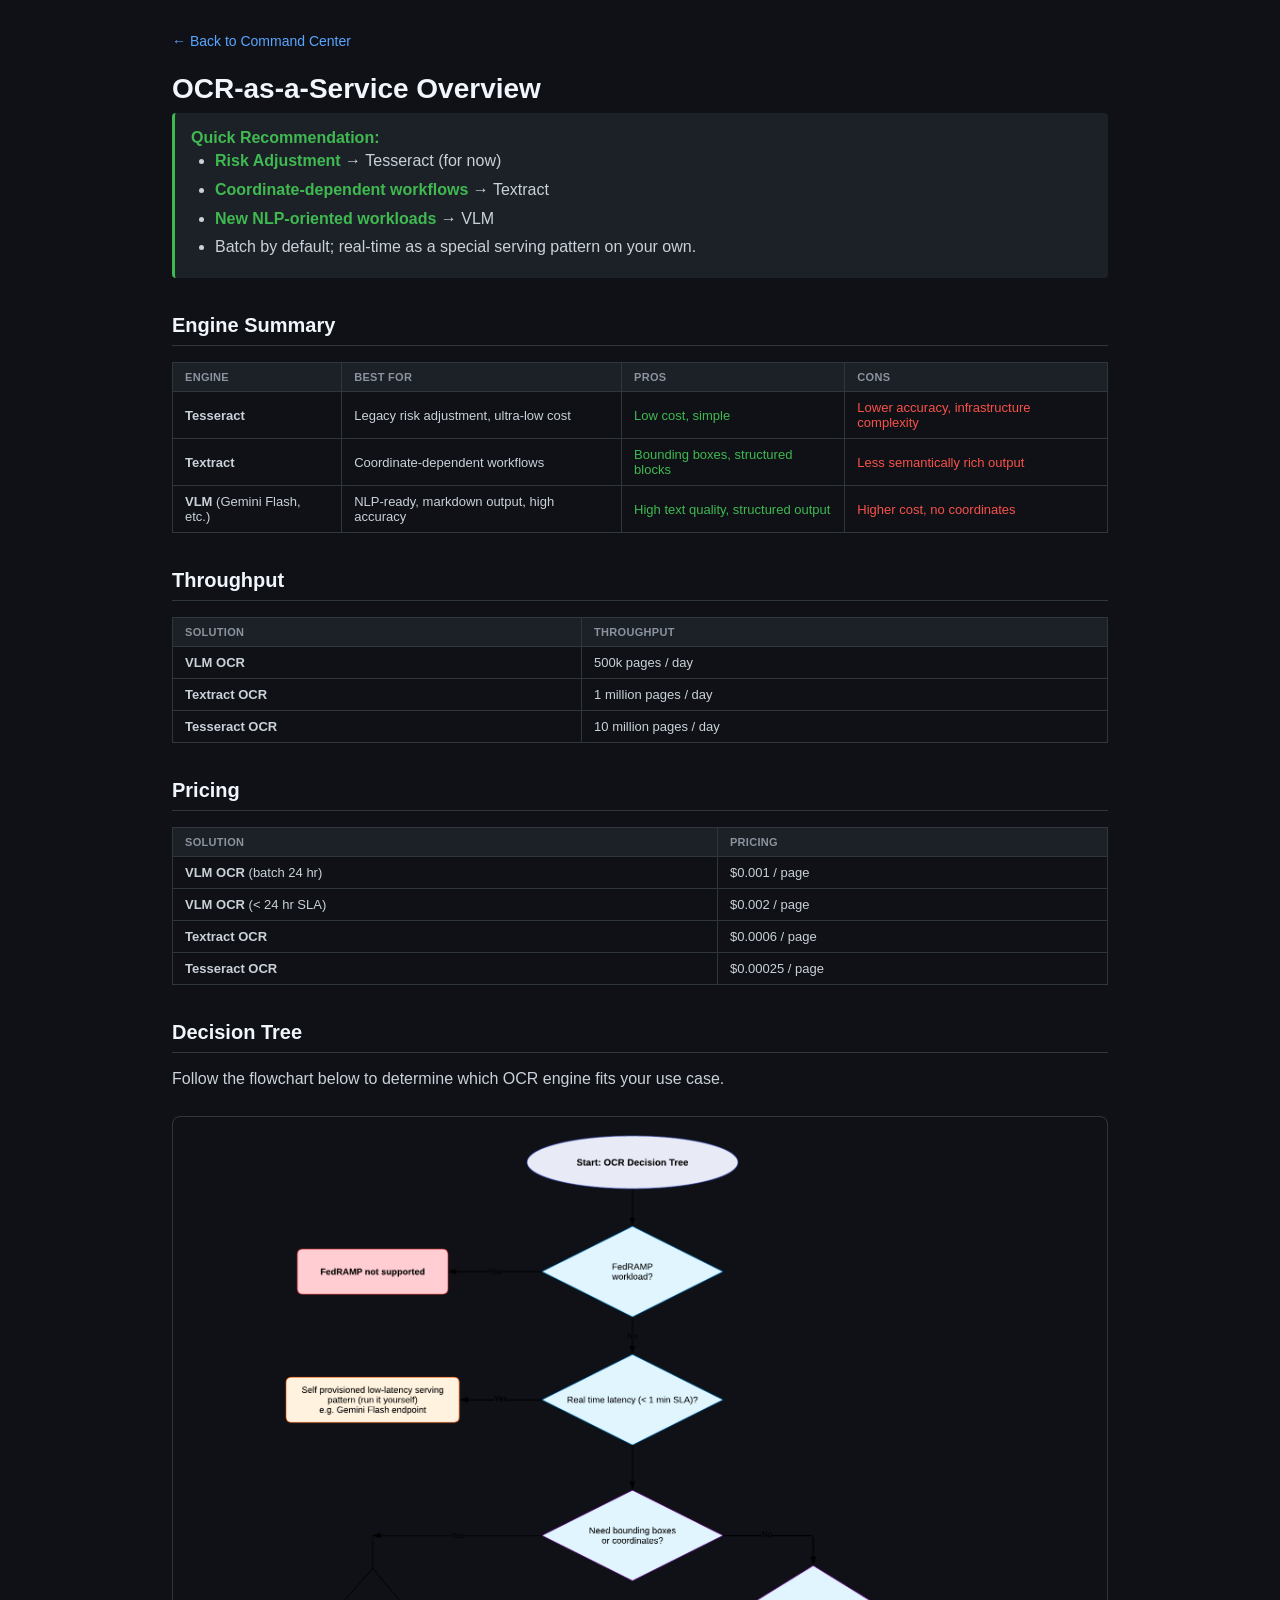
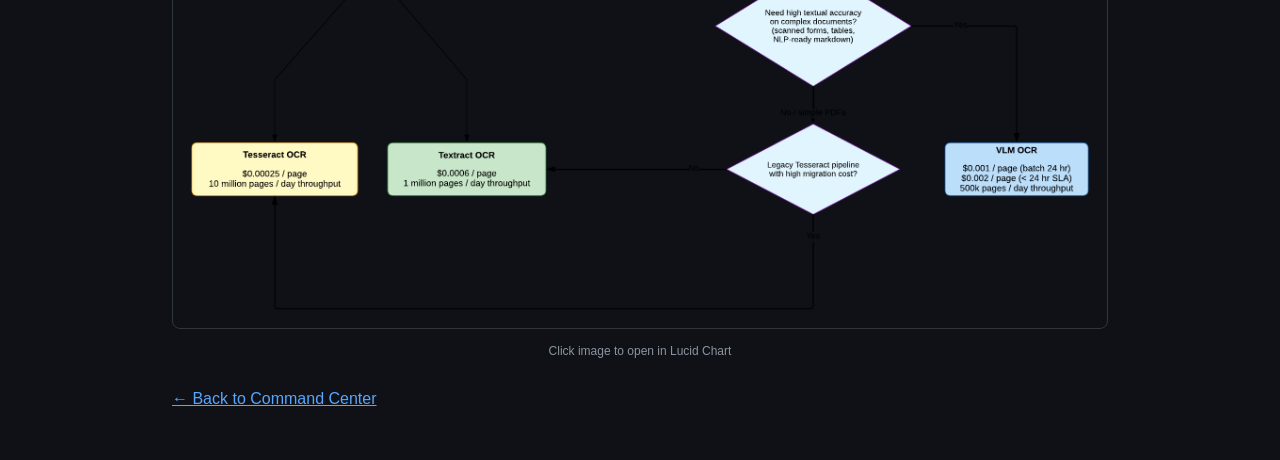
<file: docs/ocr-decision-tree.html>
<!DOCTYPE html>
<html lang="en">
<head>
    <meta charset="UTF-8">
    <meta name="viewport" content="width=device-width, initial-scale=1.0">
    <title>OCR-as-a-Service Overview — ML Platform</title>
    <link rel="stylesheet" href="../styles.css">
    <style>
        .doc-page { max-width: 1000px; margin: 0 auto; padding: 32px; }
        .doc-page h1 { font-size: 28px; margin-bottom: 8px; color: #f0f6fc; }
        .doc-page h2 { font-size: 20px; color: #f0f6fc; margin-top: 36px; margin-bottom: 12px; border-bottom: 1px solid #30363d; padding-bottom: 8px; }
        .doc-page p { color: #c9d1d9; line-height: 1.7; margin-bottom: 16px; }
        .doc-page ul { color: #c9d1d9; padding-left: 24px; line-height: 1.8; margin-bottom: 16px; }
        .doc-page .tldr { background: #1c2128; border-left: 3px solid #3fb950; padding: 16px; border-radius: 4px; margin-bottom: 24px; }
        .doc-page .tldr strong { color: #3fb950; }
        .doc-page .note { background: #1c2128; border-left: 3px solid #8b949e; padding: 14px 16px; border-radius: 4px; margin: 16px 0 24px 0; font-size: 13px; color: #8b949e; line-height: 1.6; }
        .back-link { color: #58a6ff; text-decoration: none; font-size: 14px; display: inline-block; margin-bottom: 24px; }
        .back-link:hover { text-decoration: underline; }
        table { width: 100%; border-collapse: collapse; margin: 16px 0; font-size: 13px; }
        th { background: #1c2128; color: #8b949e; text-align: left; padding: 8px 12px; border: 1px solid #30363d; font-size: 11px; text-transform: uppercase; letter-spacing: 0.3px; }
        td { color: #c9d1d9; padding: 8px 12px; border: 1px solid #30363d; }
        .pro { color: #3fb950; }
        .con { color: #f85149; }

        /* Decision Tree Styles */
        .tree { display: flex; flex-direction: column; align-items: center; gap: 0; margin: 32px 0; }
        .tree-node { position: relative; text-align: center; }
        .tree-connector { width: 2px; height: 24px; background: #30363d; margin: 0 auto; }
        .tree-branch-connector { display: flex; justify-content: center; align-items: stretch; gap: 0; }

        .decision {
            background: #1c3a5f; border: 2px solid #58a6ff; border-radius: 8px;
            padding: 12px 20px; display: inline-block; color: #c9d1d9; font-size: 13px;
            max-width: 280px; transform: rotate(0deg);
        }
        .outcome-stop {
            background: #3d1f1f; border: 2px solid #f85149; border-radius: 8px;
            padding: 10px 16px; display: inline-block; color: #f85149; font-size: 13px; font-weight: 600;
        }
        .outcome-self {
            background: #3d2f1f; border: 2px solid #f0883e; border-radius: 8px;
            padding: 10px 16px; display: inline-block; color: #f0883e; font-size: 12px;
            max-width: 240px;
        }
        .outcome-engine {
            border-radius: 8px; padding: 12px 16px; display: inline-block;
            font-size: 12px; text-align: center; min-width: 160px;
        }
        .engine-tesseract { background: #2d2a1f; border: 2px solid #d4c85c; color: #d4c85c; }
        .engine-textract { background: #1f2d1f; border: 2px solid #3fb950; color: #3fb950; }
        .engine-vlm { background: #1f2a3d; border: 2px solid #58a6ff; color: #58a6ff; }

        .tree-row { display: flex; align-items: flex-start; justify-content: center; gap: 40px; margin: 16px 0; }
        .tree-label { font-size: 11px; color: #8b949e; font-weight: 600; margin-bottom: 4px; }
        .tree-sublabel { font-size: 11px; color: #6e7681; margin-top: 4px; }

        .flow-section { margin: 32px 0; padding: 24px; background: #0d1117; border: 1px solid #30363d; border-radius: 8px; }
        .flow-title { font-size: 14px; color: #8b949e; text-transform: uppercase; letter-spacing: 0.5px; margin-bottom: 20px; text-align: center; }

        .flow-step { display: flex; align-items: center; justify-content: center; gap: 12px; margin: 12px 0; flex-wrap: wrap; }
        .flow-question { background: #1c3a5f; border: 1px solid #58a6ff; border-radius: 6px; padding: 10px 16px; color: #c9d1d9; font-size: 13px; text-align: center; min-width: 200px; }
        .flow-arrow { color: #30363d; font-size: 20px; }
        .flow-answer { font-size: 12px; font-weight: 600; padding: 4px 10px; border-radius: 4px; }
        .flow-yes { background: #1f2d1f; color: #3fb950; }
        .flow-no { background: #2d1f1f; color: #f85149; }
        .flow-result { border-radius: 6px; padding: 10px 16px; font-size: 13px; font-weight: 600; text-align: center; }

        .flow-grid { display: grid; grid-template-columns: 1fr; gap: 16px; margin-top: 20px; }
        .flow-path { background: #161b22; border: 1px solid #30363d; border-radius: 8px; padding: 16px; }
        .flow-path-title { font-size: 13px; color: #f0f6fc; font-weight: 600; margin-bottom: 8px; }
        .flow-path-steps { font-size: 12px; color: #8b949e; line-height: 1.8; }
        .flow-path-steps .q { color: #58a6ff; }
        .flow-path-steps .a { font-weight: 600; }
        .flow-path-result { margin-top: 8px; padding: 8px 12px; border-radius: 4px; font-size: 13px; font-weight: 600; display: inline-block; }
    </style>
</head>
<body>
    <div class="doc-page">
        <a href="../index.html" class="back-link">&larr; Back to Command Center</a>
        <h1>OCR-as-a-Service Overview</h1>

        <div class="tldr">
            <strong>Quick Recommendation:</strong>
            <ul style="margin-bottom:0">
                <li><strong>Risk Adjustment</strong> &rarr; Tesseract (for now)</li>
                <li><strong>Coordinate-dependent workflows</strong> &rarr; Textract</li>
                <li><strong>New NLP-oriented workloads</strong> &rarr; VLM</li>
                <li>Batch by default; real-time as a special serving pattern on your own.</li>
            </ul>
        </div>

        <h2>Engine Summary</h2>
        <table>
            <thead>
                <tr>
                    <th>Engine</th>
                    <th>Best For</th>
                    <th>Pros</th>
                    <th>Cons</th>
                </tr>
            </thead>
            <tbody>
                <tr>
                    <td><strong>Tesseract</strong></td>
                    <td>Legacy risk adjustment, ultra-low cost</td>
                    <td class="pro">Low cost, simple</td>
                    <td class="con">Lower accuracy, infrastructure complexity</td>
                </tr>
                <tr>
                    <td><strong>Textract</strong></td>
                    <td>Coordinate-dependent workflows</td>
                    <td class="pro">Bounding boxes, structured blocks</td>
                    <td class="con">Less semantically rich output</td>
                </tr>
                <tr>
                    <td><strong>VLM</strong> (Gemini Flash, etc.)</td>
                    <td>NLP-ready, markdown output, high accuracy</td>
                    <td class="pro">High text quality, structured output</td>
                    <td class="con">Higher cost, no coordinates</td>
                </tr>
            </tbody>
        </table>

        <h2>Throughput</h2>
        <table>
            <thead>
                <tr>
                    <th>Solution</th>
                    <th>Throughput</th>
                </tr>
            </thead>
            <tbody>
                <tr>
                    <td><strong>VLM OCR</strong></td>
                    <td>500k pages / day</td>
                </tr>
                <tr>
                    <td><strong>Textract OCR</strong></td>
                    <td>1 million pages / day</td>
                </tr>
                <tr>
                    <td><strong>Tesseract OCR</strong></td>
                    <td>10 million pages / day</td>
                </tr>
            </tbody>
        </table>

        <h2>Pricing</h2>
        <table>
            <thead>
                <tr>
                    <th>Solution</th>
                    <th>Pricing</th>
                </tr>
            </thead>
            <tbody>
                <tr>
                    <td><strong>VLM OCR</strong> (batch 24 hr)</td>
                    <td>$0.001 / page</td>
                </tr>
                <tr>
                    <td><strong>VLM OCR</strong> (&lt; 24 hr SLA)</td>
                    <td>$0.002 / page</td>
                </tr>
                <tr>
                    <td><strong>Textract OCR</strong></td>
                    <td>$0.0006 / page</td>
                </tr>
                <tr>
                    <td><strong>Tesseract OCR</strong></td>
                    <td>$0.00025 / page</td>
                </tr>
            </tbody>
        </table>

        <h2>Decision Tree</h2>
        <p>Follow the flowchart below to determine which OCR engine fits your use case.</p>

        <div style="margin: 24px 0; text-align: center;">
            <a href="https://lucid.app/lucidchart/c53ac898-64ff-42fd-a1b3-082ff7e7f9f4/edit?from_internal=true" target="_blank">
                <img src="images/ocr_engine_decision_tree.png" alt="OCR Engine Decision Tree" style="max-width: 100%; border-radius: 8px; border: 1px solid #30363d; cursor: pointer;">
            </a>
            <p style="font-size: 12px; color: #8b949e; margin-top: 8px;">Click image to open in Lucid Chart</p>
        </div>

        <p><a href="../index.html" style="color: #58a6ff;">&larr; Back to Command Center</a></p>
    </div>
</body>
</html>
</file>
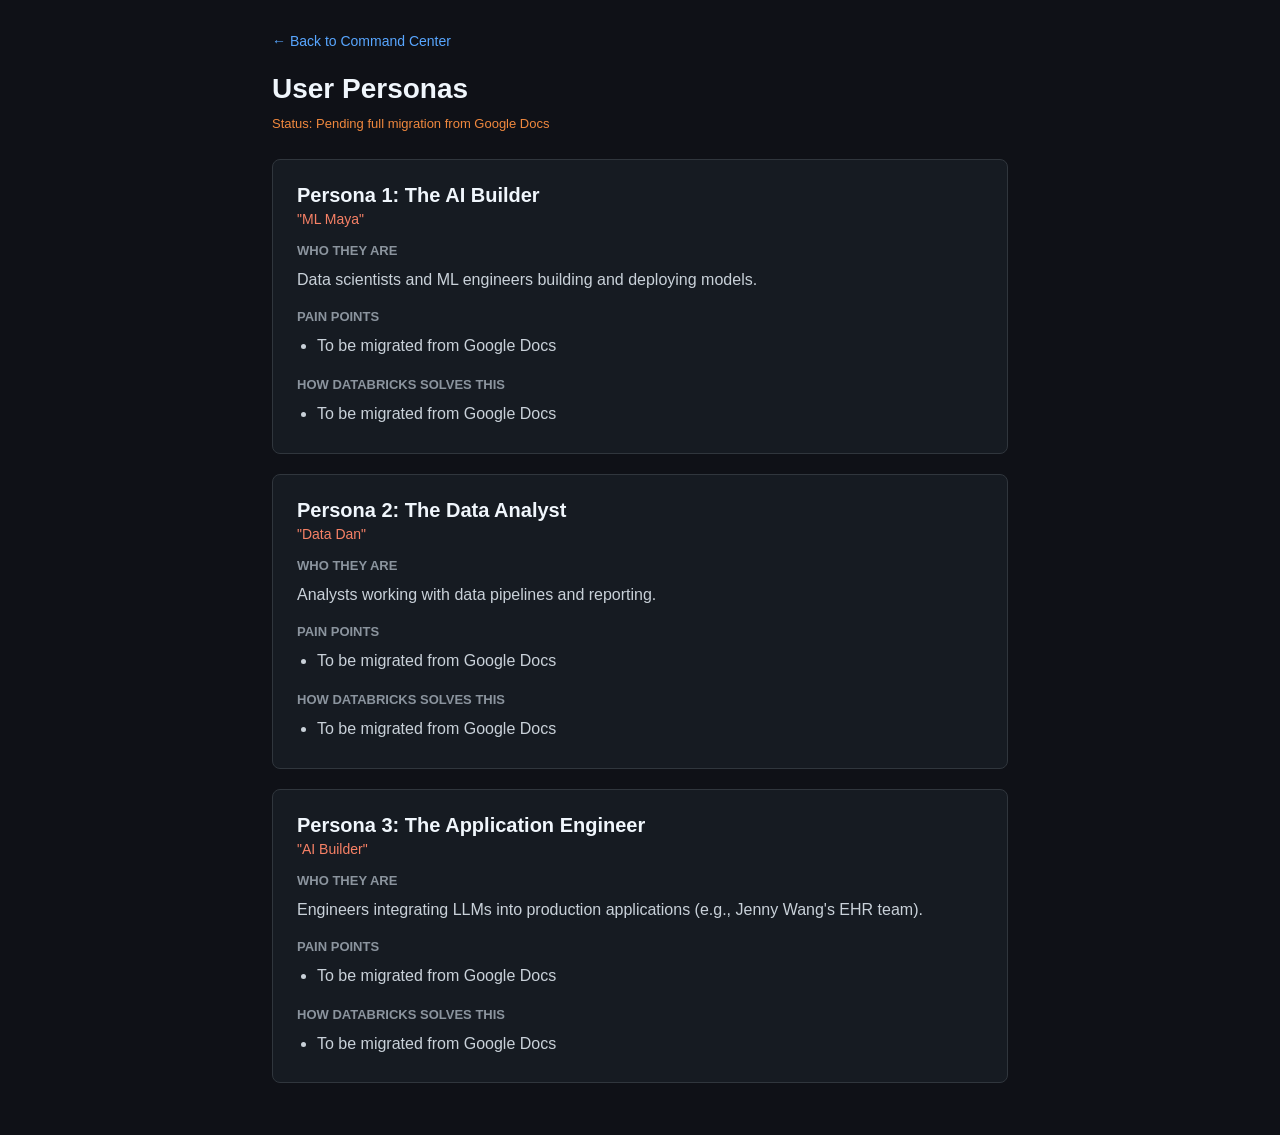
<file: docs/user-personas.html>
<!DOCTYPE html>
<html lang="en">
<head>
    <meta charset="UTF-8">
    <meta name="viewport" content="width=device-width, initial-scale=1.0">
    <title>User Personas — ML Platform</title>
    <link rel="stylesheet" href="../styles.css">
    <style>
        .doc-page { max-width: 800px; margin: 0 auto; padding: 32px; }
        .doc-page h1 { font-size: 28px; margin-bottom: 8px; color: #f0f6fc; }
        .doc-page .status { color: #f0883e; font-size: 13px; margin-bottom: 24px; }
        .doc-page p { color: #c9d1d9; line-height: 1.7; margin-bottom: 16px; }
        .persona { background: #161b22; border: 1px solid #30363d; border-radius: 8px; padding: 24px; margin-bottom: 20px; }
        .persona h2 { color: #f0f6fc; font-size: 20px; margin-bottom: 4px; }
        .persona .nickname { color: #f78166; font-size: 14px; margin-bottom: 12px; }
        .persona h3 { color: #8b949e; font-size: 13px; text-transform: uppercase; margin-top: 16px; margin-bottom: 8px; }
        .persona ul { color: #c9d1d9; padding-left: 20px; line-height: 1.8; }
        .back-link { color: #58a6ff; text-decoration: none; font-size: 14px; display: inline-block; margin-bottom: 24px; }
        .back-link:hover { text-decoration: underline; }
    </style>
</head>
<body>
    <div class="doc-page">
        <a href="../index.html" class="back-link">← Back to Command Center</a>
        <h1>User Personas</h1>
        <p class="status">Status: Pending full migration from Google Docs</p>

        <div class="persona">
            <h2>Persona 1: The AI Builder</h2>
            <div class="nickname">"ML Maya"</div>
            <h3>Who they are</h3>
            <p>Data scientists and ML engineers building and deploying models.</p>
            <h3>Pain points</h3>
            <ul>
                <li>To be migrated from Google Docs</li>
            </ul>
            <h3>How Databricks solves this</h3>
            <ul>
                <li>To be migrated from Google Docs</li>
            </ul>
        </div>

        <div class="persona">
            <h2>Persona 2: The Data Analyst</h2>
            <div class="nickname">"Data Dan"</div>
            <h3>Who they are</h3>
            <p>Analysts working with data pipelines and reporting.</p>
            <h3>Pain points</h3>
            <ul>
                <li>To be migrated from Google Docs</li>
            </ul>
            <h3>How Databricks solves this</h3>
            <ul>
                <li>To be migrated from Google Docs</li>
            </ul>
        </div>

        <div class="persona">
            <h2>Persona 3: The Application Engineer</h2>
            <div class="nickname">"AI Builder"</div>
            <h3>Who they are</h3>
            <p>Engineers integrating LLMs into production applications (e.g., Jenny Wang's EHR team).</p>
            <h3>Pain points</h3>
            <ul>
                <li>To be migrated from Google Docs</li>
            </ul>
            <h3>How Databricks solves this</h3>
            <ul>
                <li>To be migrated from Google Docs</li>
            </ul>
        </div>
    </div>
</body>
</html>
</file>
<file: styles.css>
* {
    margin: 0;
    padding: 0;
    box-sizing: border-box;
}

/* Theme variables */
:root {
    --bg-primary: #0f1117;
    --bg-secondary: #161b22;
    --bg-tertiary: #1c2128;
    --bg-input: #0d1117;
    --border: #30363d;
    --border-hover: #58a6ff;
    --text-primary: #f0f6fc;
    --text-secondary: #c9d1d9;
    --text-muted: #8b949e;
    --text-faint: #484f58;
    --accent: #58a6ff;
    --accent-orange: #f78166;
    --green: #3fb950;
    --red: #f85149;
    --yellow: #d29922;
    --badge-bg: #1f2428;
    --badge-border: #1f6feb33;
    --shadow: rgba(0,0,0,0.4);
}

[data-theme="light"] {
    --bg-primary: #ffffff;
    --bg-secondary: #f6f8fa;
    --bg-tertiary: #f0f2f5;
    --bg-input: #ffffff;
    --border: #d0d7de;
    --border-hover: #0969da;
    --text-primary: #1f2328;
    --text-secondary: #424a53;
    --text-muted: #656d76;
    --text-faint: #8b949e;
    --accent: #0969da;
    --accent-orange: #cf222e;
    --green: #1a7f37;
    --red: #cf222e;
    --yellow: #9a6700;
    --badge-bg: #f0f2f5;
    --badge-border: #0969da33;
    --shadow: rgba(0,0,0,0.1);
}

body {
    font-family: -apple-system, BlinkMacSystemFont, 'Segoe UI', Roboto, sans-serif;
    background: var(--bg-primary);
    color: var(--text-secondary);
    min-height: 100vh;
    transition: background 0.2s, color 0.2s;
}

header {
    background: var(--bg-secondary);
    border-bottom: 1px solid var(--border);
    padding: 24px 32px;
    display: flex;
    justify-content: space-between;
    align-items: center;
    flex-wrap: wrap;
    gap: 16px;
}

.header-content h1 {
    font-size: 24px;
    font-weight: 600;
    color: var(--text-primary);
}

.subtitle {
    color: var(--text-muted);
    font-size: 14px;
    margin-top: 4px;
}

.header-actions {
    display: flex;
    align-items: center;
    gap: 12px;
}

.last-refresh {
    color: var(--text-muted);
    font-size: 12px;
}

/* Theme toggle */
.theme-toggle {
    background: var(--bg-tertiary);
    border: 1px solid var(--border);
    border-radius: 6px;
    padding: 6px 10px;
    cursor: pointer;
    font-size: 16px;
    line-height: 1;
    transition: border-color 0.2s;
}

.theme-toggle:hover {
    border-color: var(--border-hover);
}

nav {
    background: var(--bg-secondary);
    border-bottom: 1px solid var(--border);
    padding: 0 32px;
    display: flex;
    gap: 0;
}

nav a {
    color: var(--text-muted);
    text-decoration: none;
    padding: 12px 16px;
    font-size: 14px;
    font-weight: 500;
    border-bottom: 2px solid transparent;
    transition: all 0.2s;
}

nav a:hover {
    color: var(--text-primary);
}

nav a.active {
    color: var(--text-primary);
    border-bottom-color: var(--accent-orange);
}

main {
    max-width: 1200px;
    margin: 0 auto;
    padding: 32px;
}

.section-title {
    font-size: 16px;
    font-weight: 600;
    color: var(--text-muted);
    text-transform: uppercase;
    letter-spacing: 0.5px;
    margin-bottom: 16px;
    margin-top: 32px;
}

.section-title:first-child {
    margin-top: 0;
}

.kpi-grid {
    display: grid;
    grid-template-columns: repeat(auto-fill, minmax(260px, 1fr));
    gap: 16px;
    margin-bottom: 16px;
}

.kpi-card {
    background: var(--bg-secondary);
    border: 1px solid var(--border);
    border-radius: 8px;
    padding: 20px;
    transition: border-color 0.2s;
}

.kpi-card:hover {
    border-color: var(--border-hover);
}

.kpi-card .label {
    font-size: 13px;
    color: var(--text-muted);
    margin-bottom: 8px;
    font-weight: 500;
}

.kpi-card .value {
    font-size: 36px;
    font-weight: 700;
    color: var(--text-primary);
    line-height: 1.1;
}

.kpi-card .change {
    font-size: 14px;
    font-weight: 500;
    margin-top: 8px;
    display: flex;
    align-items: center;
    gap: 4px;
}

.kpi-card .change.positive {
    color: var(--green);
}

.kpi-card .change.negative {
    color: var(--red);
}

.kpi-card .change.neutral {
    color: var(--text-muted);
}

.kpi-card .meta {
    font-size: 11px;
    color: var(--text-faint);
    margin-top: 12px;
    display: flex;
    justify-content: space-between;
}

.kpi-card .source-badge {
    font-size: 10px;
    padding: 2px 6px;
    border-radius: 10px;
    font-weight: 500;
}

.kpi-card .source-badge.github {
    background: var(--badge-bg);
    color: var(--accent);
    border: 1px solid var(--badge-border);
}

.kpi-card .source-badge.manual {
    background: var(--badge-bg);
    color: var(--text-muted);
    border: 1px solid var(--border);
}

/* Documentation grid */
.docs-grid {
    display: grid;
    grid-template-columns: repeat(auto-fill, minmax(260px, 1fr));
    gap: 16px;
}

.doc-card {
    background: var(--bg-secondary);
    border: 1px solid var(--border);
    border-radius: 8px;
    padding: 24px;
    text-decoration: none;
    color: inherit;
    transition: border-color 0.2s, transform 0.2s;
}

.doc-card:hover {
    border-color: var(--border-hover);
    transform: translateY(-2px);
}

.doc-icon {
    font-size: 32px;
    margin-bottom: 12px;
}

.doc-card h3 {
    font-size: 16px;
    color: var(--text-primary);
    margin-bottom: 6px;
}

.doc-card p {
    font-size: 13px;
    color: var(--text-muted);
}

/* Tooltip */
.kpi-card.has-tooltip {
    position: relative;
}

.kpi-tooltip {
    display: none;
    position: absolute;
    bottom: calc(100% + 8px);
    left: 50%;
    transform: translateX(-50%);
    background: var(--bg-tertiary);
    border: 1px solid var(--accent);
    border-radius: 6px;
    padding: 10px 14px;
    font-size: 12px;
    color: var(--text-secondary);
    line-height: 1.5;
    width: 300px;
    z-index: 10;
    box-shadow: 0 4px 12px var(--shadow);
    pointer-events: none;
}

.kpi-card.has-tooltip:hover .kpi-tooltip {
    display: block;
}

/* Loading state */
.loading {
    color: var(--text-muted);
    font-style: italic;
}

@media (max-width: 768px) {
    header {
        padding: 16px;
    }
    main {
        padding: 16px;
    }
    .kpi-grid {
        grid-template-columns: 1fr;
    }
}
</file>
